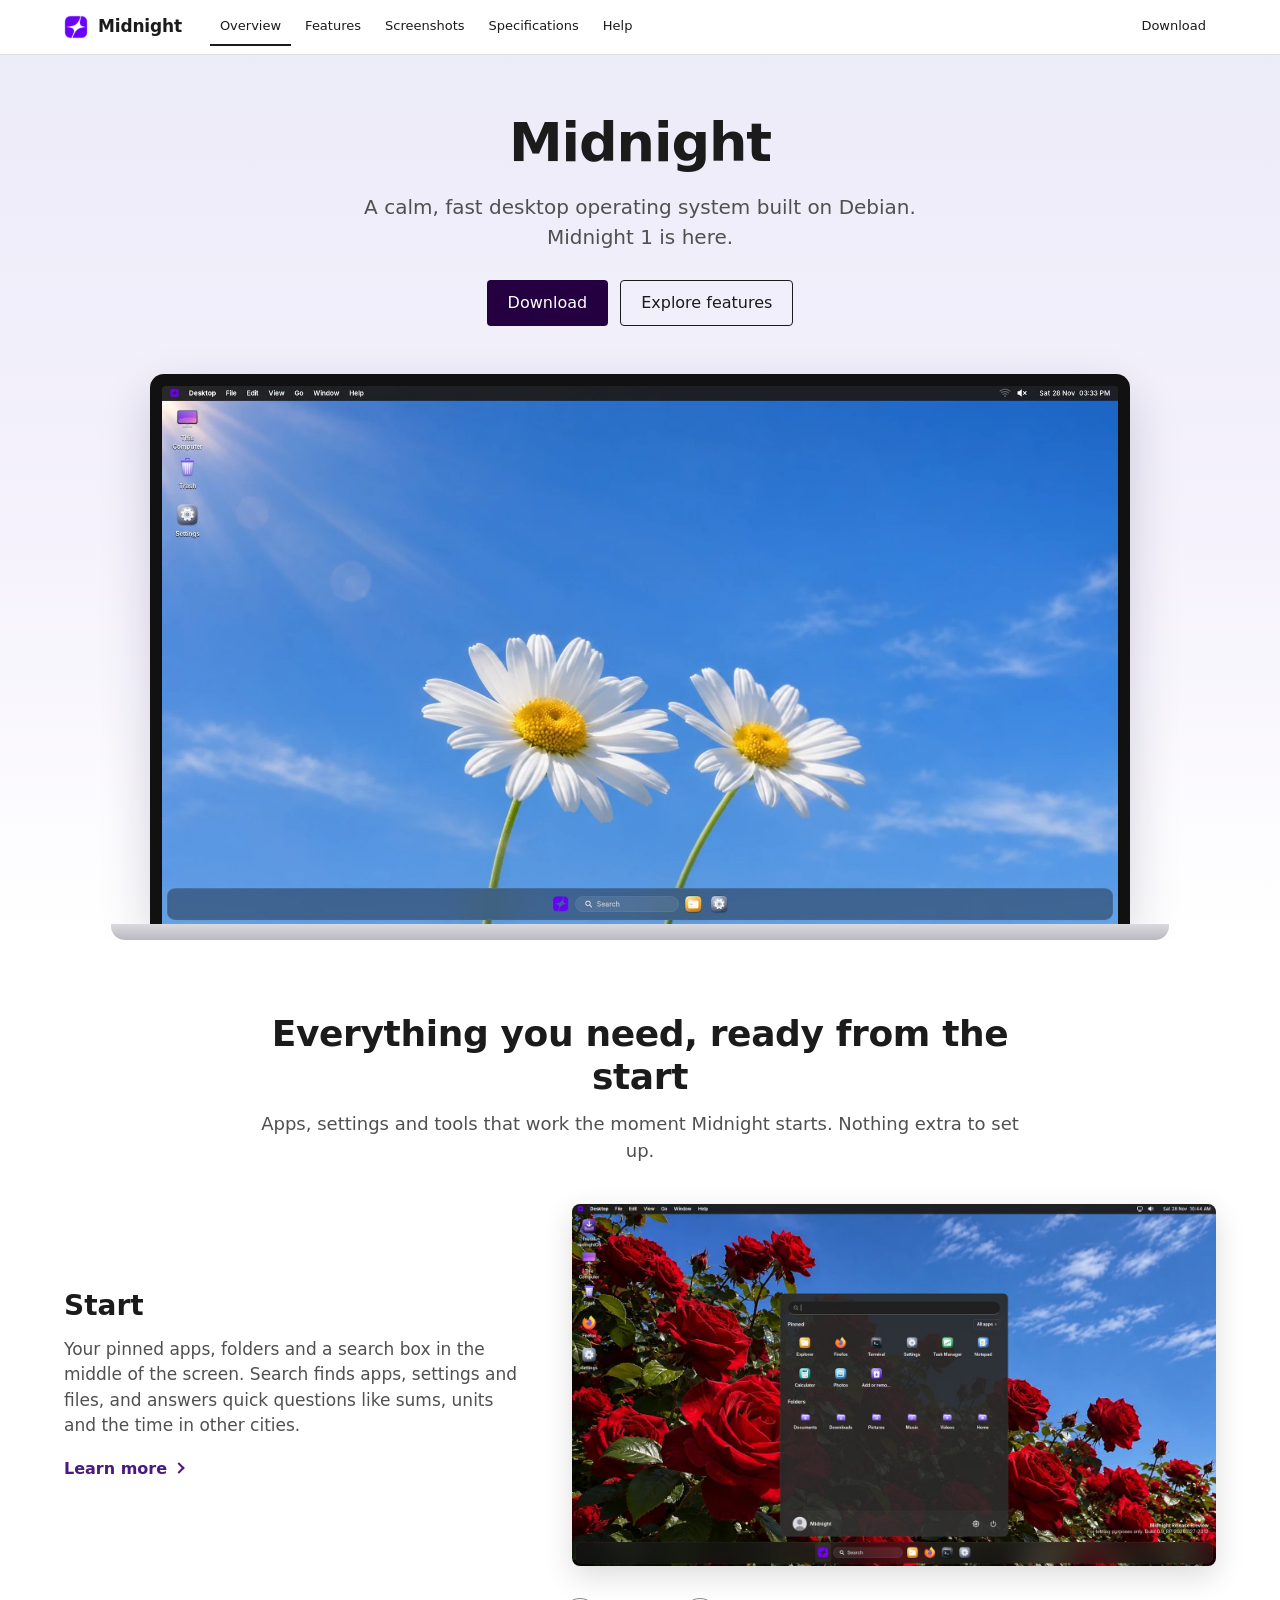
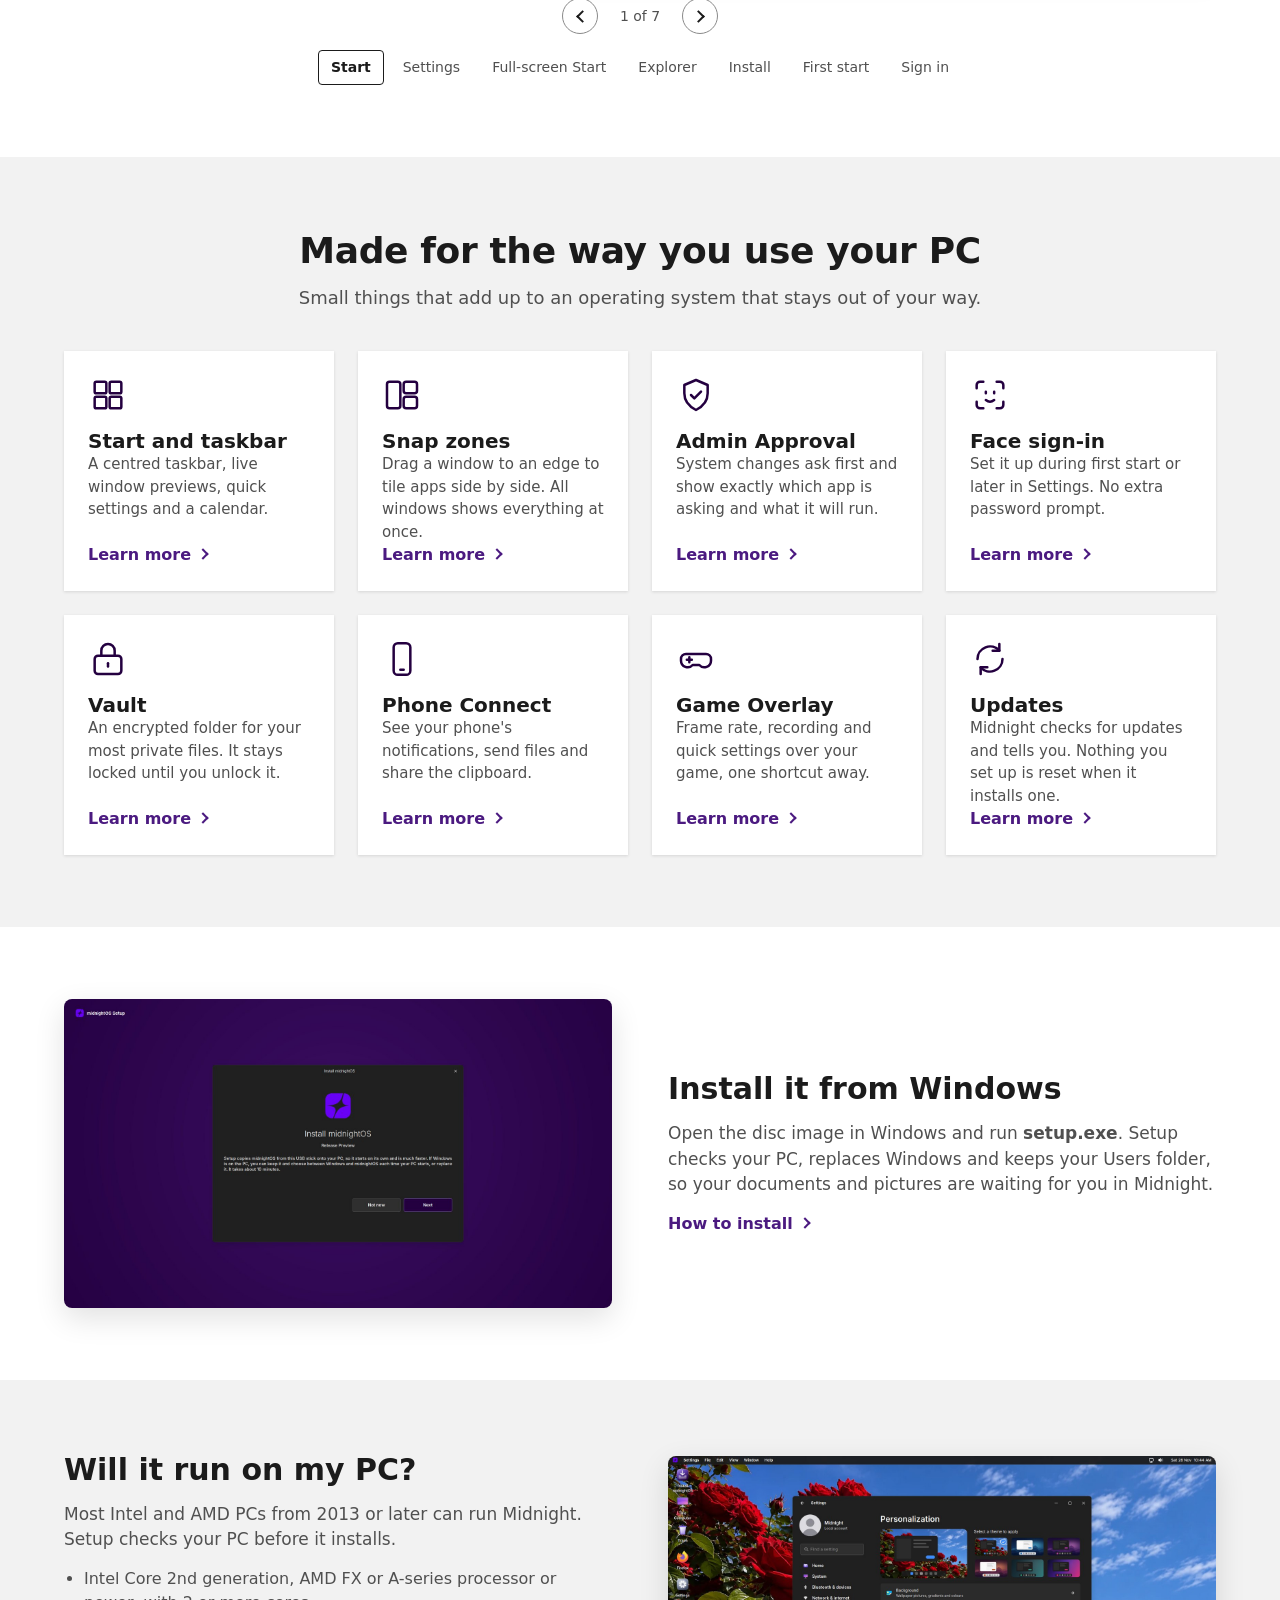
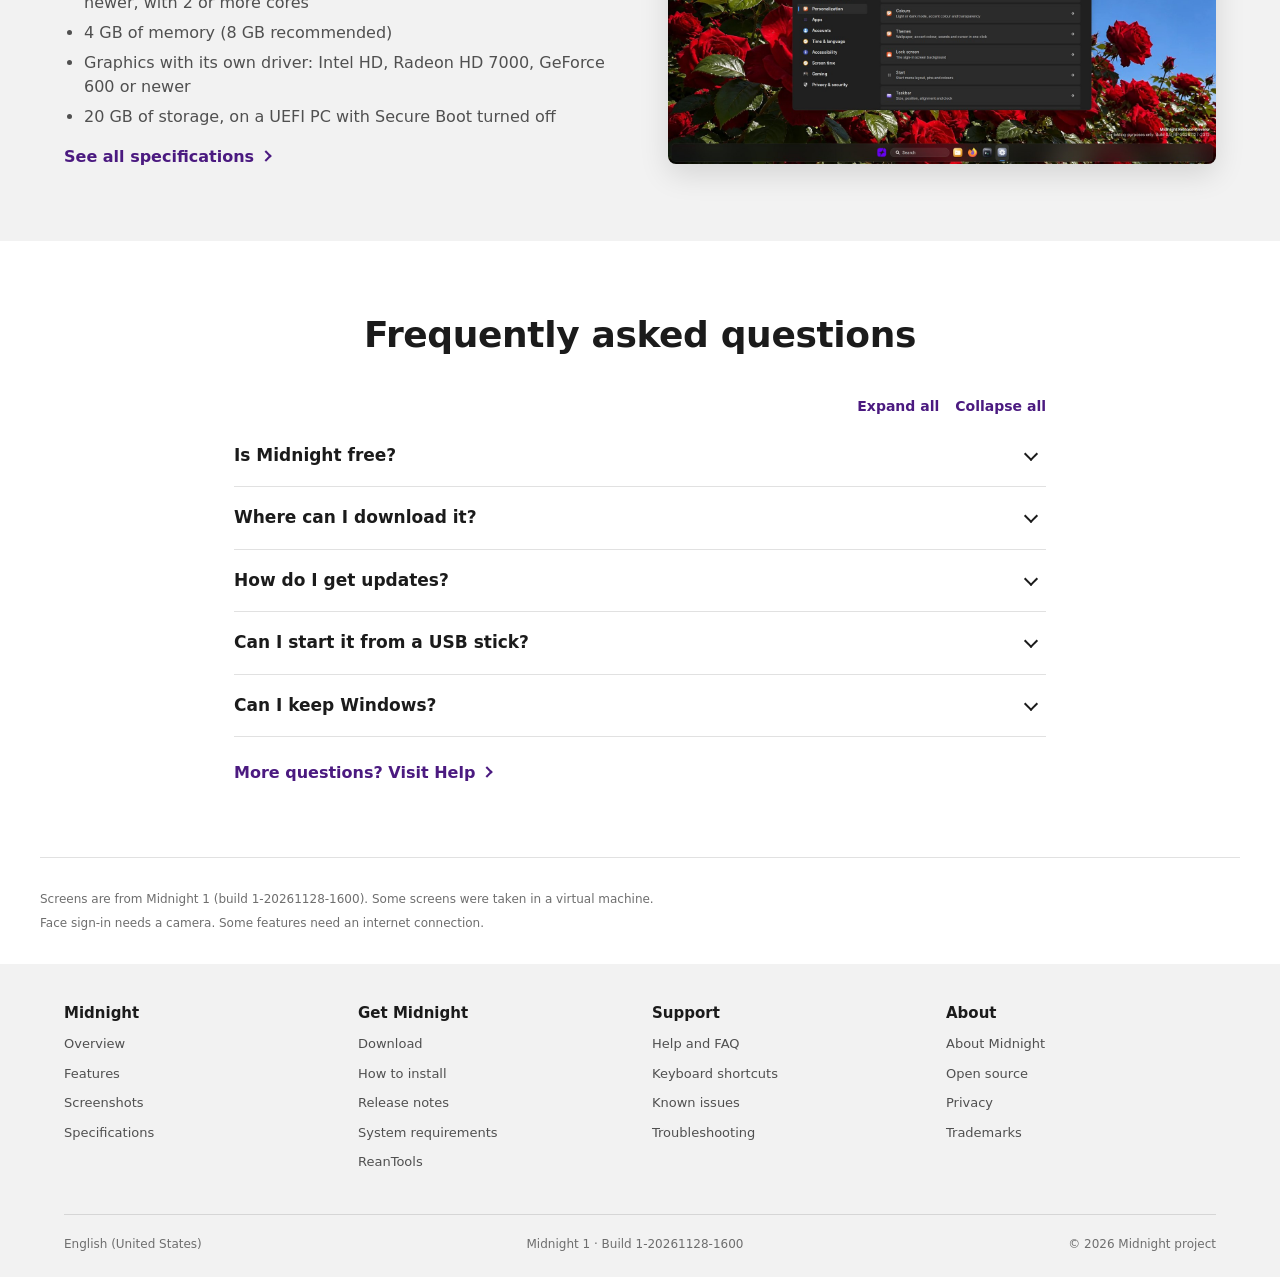
<file: index.html>
<!doctype html>
<html lang="en">
<head>
<meta charset="utf-8">
<meta name="viewport" content="width=device-width, initial-scale=1">
<title>Midnight</title>
<meta name="description" content="Midnight is a calm, fast desktop operating system built on Debian.">
<link rel="icon" type="image/png" href="assets/logo-64.png">
<link rel="stylesheet" href="assets/style.css">
</head>
<body>
<a class="skip" href="#main">Skip to main content</a>
<header class="site-header">
  <div class="container">
    <a class="brand" href="index.html"><img src="assets/logo-64.png" alt=""><b>Midnight</b></a>
    <button class="nav-toggle" aria-label="Menu" aria-expanded="false"><svg viewBox="0 0 24 24" fill="none" stroke="currentColor" stroke-width="2"><path d="M4 7h16M4 12h16M4 17h16"/></svg></button>
    <nav class="site-nav" aria-label="Midnight">
      <a href="index.html" aria-current="page">Overview</a>
      <a href="features.html">Features</a>
      <a href="screenshots.html">Screenshots</a>
      <a href="specs.html">Specifications</a>
      <a href="help.html">Help</a>
      <a class="push" href="download.html">Download</a>
    </nav>
  </div>
</header>
<main id="main">
<section class="hero">
  <div class="container">
    <h1>Midnight</h1>
    <p class="lead">A calm, fast desktop operating system built on Debian. Midnight 1 is here.</p>
    <div class="btn-row">
      <a class="btn btn-primary" href="download.html">Download</a>
      <a class="btn btn-outline" href="features.html">Explore features</a>
    </div>
    <div class="device"><div class="screen"><img src="assets/shots/desktop.jpg" alt="The Midnight desktop with the taskbar at the bottom" width="1600" height="900"></div><div class="base"></div></div>
  </div>
</section>

<section class="band">
  <div class="container" data-showcase>
    <div class="section-title"><h2>Everything you need, ready from the start</h2>
      <p>Apps, settings and tools that work the moment Midnight starts. Nothing extra to set up.</p></div>
      <div class="slide showcase">
        <div class="panel"><h3>Start</h3><p>Your pinned apps, folders and a search box in the middle of the screen. Search finds apps, settings and files, and answers quick questions like sums, units and the time in other cities.</p><a class="more" href="features.html#desktop">Learn more</a></div>
        <div class="shot"><img src="assets/shots/start.jpg" alt="Start in Midnight" width="1600" height="900"></div>
      </div>
      <div class="slide showcase" hidden>
        <div class="panel"><h3>Settings</h3><p>Everything is grouped by what you want to do: System, Devices, Network, Personalization, Apps, Accounts, Time, Accessibility, Gaming and Privacy.</p><a class="more" href="features.html#settings">Learn more</a></div>
        <div class="shot"><img src="assets/shots/settings.jpg" alt="Settings in Midnight" width="1600" height="900"></div>
      </div>
      <div class="slide showcase" hidden>
        <div class="panel"><h3>Full-screen Start</h3><p>Live tiles over a background drawn in your Start colour, with every app one click away.</p><a class="more" href="features.html#desktop">Learn more</a></div>
        <div class="shot"><img src="assets/shots/fullstart.jpg" alt="Full-screen Start in Midnight" width="1600" height="900"></div>
      </div>
      <div class="slide showcase" hidden>
        <div class="panel"><h3>Explorer</h3><p>Your files and folders with the new icon set, thumbnails, archives and ISO mounting.</p><a class="more" href="features.html#apps">Learn more</a></div>
        <div class="shot"><img src="assets/shots/explorer.jpg" alt="Explorer in Midnight" width="1600" height="900"></div>
      </div>
      <div class="slide showcase" hidden>
        <div class="panel"><h3>Install Midnight</h3><p>Start from a USB stick and install next to Windows, or open the disc image in Windows and run setup.exe to replace it and keep your files.</p><a class="more" href="install.html">Learn more</a></div>
        <div class="shot"><img src="assets/shots/setup.jpg" alt="Install Midnight in Midnight" width="1600" height="900"></div>
      </div>
      <div class="slide showcase" hidden>
        <div class="panel"><h3>First start</h3><p>After installing, a short setup gets your time zone, network, name, PIN, face sign-in and light or dark look ready.</p><a class="more" href="features.html#setup">Learn more</a></div>
        <div class="shot"><img src="assets/shots/oobe.jpg" alt="First start in Midnight" width="1600" height="900"></div>
      </div>
      <div class="slide showcase" hidden>
        <div class="panel"><h3>Sign in</h3><p>Sign in with a PIN, or just look at the screen when face sign-in is set up. Your face data stays on your PC.</p><a class="more" href="features.html#security">Learn more</a></div>
        <div class="shot"><img src="assets/shots/lock.jpg" alt="Sign in in Midnight" width="1600" height="900"></div>
      </div>
    <div class="showcase-controls"><button class="arrow prev" aria-label="Previous"></button><span class="count">1 of 7</span><button class="arrow next" aria-label="Next"></button></div>
    <div class="showcase-tabs" role="tablist"><button role="tab">Start</button><button role="tab">Settings</button><button role="tab">Full-screen Start</button><button role="tab">Explorer</button><button role="tab">Install</button><button role="tab">First start</button><button role="tab">Sign in</button></div>
  </div>
</section>

<section class="band grey">
  <div class="container">
    <div class="section-title"><h2>Made for the way you use your PC</h2>
      <p>Small things that add up to an operating system that stays out of your way.</p></div>
    <div class="cards four">
      <div class="card icon-card"><div class="ico"><svg viewBox="0 0 24 24" aria-hidden="true"><rect x="4" y="4" width="7" height="7" rx="1"/><rect x="13" y="4" width="7" height="7" rx="1"/><rect x="4" y="13" width="7" height="7" rx="1"/><rect x="13" y="13" width="7" height="7" rx="1"/></svg></div><h3>Start and taskbar</h3><p>A centred taskbar, live window previews, quick settings and a calendar.</p><a class="more" href="features.html#desktop">Learn more</a></div>
      <div class="card icon-card"><div class="ico"><svg viewBox="0 0 24 24" aria-hidden="true"><rect x="3" y="4" width="8" height="16" rx="1.5"/><rect x="13" y="4" width="8" height="7" rx="1.5"/><rect x="13" y="13" width="8" height="7" rx="1.5"/></svg></div><h3>Snap zones</h3><p>Drag a window to an edge to tile apps side by side. All windows shows everything at once.</p><a class="more" href="features.html#windows">Learn more</a></div>
      <div class="card icon-card"><div class="ico"><svg viewBox="0 0 24 24" aria-hidden="true"><path d="M12 3l7 3v5c0 4.5-3 8-7 10-4-2-7-5.5-7-10V6l7-3z"/><path d="M9 12l2 2 4-4"/></svg></div><h3>Admin Approval</h3><p>System changes ask first and show exactly which app is asking and what it will run.</p><a class="more" href="features.html#security">Learn more</a></div>
      <div class="card icon-card"><div class="ico"><svg viewBox="0 0 24 24" aria-hidden="true"><path d="M4 8V6a2 2 0 012-2h2M16 4h2a2 2 0 012 2v2M20 16v2a2 2 0 01-2 2h-2M8 20H6a2 2 0 01-2-2v-2"/><path d="M9.5 10v1M14.5 10v1M9.5 15c1.5 1.2 3.5 1.2 5 0"/></svg></div><h3>Face sign-in</h3><p>Set it up during first start or later in Settings. No extra password prompt.</p><a class="more" href="features.html#security">Learn more</a></div>
      <div class="card icon-card"><div class="ico"><svg viewBox="0 0 24 24" aria-hidden="true"><rect x="4" y="10" width="16" height="11" rx="2"/><path d="M8 10V7a4 4 0 018 0v3"/><path d="M12 14.5v2"/></svg></div><h3>Vault</h3><p>An encrypted folder for your most private files. It stays locked until you unlock it.</p><a class="more" href="features.html#security">Learn more</a></div>
      <div class="card icon-card"><div class="ico"><svg viewBox="0 0 24 24" aria-hidden="true"><rect x="7" y="2.5" width="10" height="19" rx="2.5"/><path d="M11 18.5h2"/></svg></div><h3>Phone Connect</h3><p>See your phone's notifications, send files and share the clipboard.</p><a class="more" href="features.html#more">Learn more</a></div>
      <div class="card icon-card"><div class="ico"><svg viewBox="0 0 24 24" aria-hidden="true"><path d="M6 9h12a3 3 0 013 3v1a4 4 0 01-7 2.6h-4A4 4 0 013 13v-1a3 3 0 013-3z"/><path d="M8 11v3M6.5 12.5h3"/></svg></div><h3>Game Overlay</h3><p>Frame rate, recording and quick settings over your game, one shortcut away.</p><a class="more" href="features.html#more">Learn more</a></div>
      <div class="card icon-card"><div class="ico"><svg viewBox="0 0 24 24" aria-hidden="true"><path d="M19.5 12a7.5 7.5 0 0 1-13.1 5"/><path d="M4.5 12a7.5 7.5 0 0 1 13.1-5"/><path d="M17.6 3v4h-4M6.4 21v-4h4"/></svg></div><h3>Updates</h3><p>Midnight checks for updates and tells you. Nothing you set up is reset when it installs one.</p><a class="more" href="features.html#updates">Learn more</a></div>
    </div>
  </div>
</section>

<section class="band">
  <div class="container">
    <div class="split">
      <div class="media"><img src="assets/shots/setup.jpg" alt="Install Midnight copying the system to the disk" width="1600" height="900" loading="lazy"></div>
      <div>
        <h2>Install it from Windows</h2>
        <p>Open the disc image in Windows and run <b>setup.exe</b>. Setup checks your PC, replaces Windows and keeps your Users folder, so your documents and pictures are waiting for you in Midnight.</p>
        <a class="more" href="install.html">How to install</a>
      </div>
    </div>
  </div>
</section>

<section class="band grey">
  <div class="container">
    <div class="split flip">
      <div class="media"><img src="assets/shots/settings.jpg" alt="Settings in Midnight" width="1600" height="900" loading="lazy"></div>
      <div>
        <h2>Will it run on my PC?</h2>
        <p>Most Intel and AMD PCs from 2013 or later can run Midnight. Setup checks your PC before it installs.</p>
        <ul>
          <li>Intel Core 2nd generation, AMD FX or A-series processor or newer, with 2 or more cores</li>
          <li>4 GB of memory (8 GB recommended)</li>
          <li>Graphics with its own driver: Intel HD, Radeon HD 7000, GeForce 600 or newer</li>
          <li>20 GB of storage, on a UEFI PC with Secure Boot turned off</li>
        </ul>
        <a class="more" href="specs.html">See all specifications</a>
      </div>
    </div>
  </div>
</section>

<section class="band">
  <div class="container narrow faq" data-faq>
    <div class="section-title"><h2>Frequently asked questions</h2></div>
    <div class="faq-tools"><button data-expand>Expand all</button><button data-collapse>Collapse all</button></div>
    <details><summary>Is Midnight free?</summary><div><p>Yes. Midnight is free to download and use, and it's built on free and open-source software.</p></div></details>
    <details><summary>Where can I download it?</summary><div><p>Midnight 1 is on the <a href="download.html">download page</a>.</p></div></details>
    <details><summary>How do I get updates?</summary><div><p>Midnight checks for updates when your PC starts and every 12 hours. When one is ready, an update icon appears on the top bar. Select it, then <b>Download</b>, then <b>Restart and update</b>. Your files, apps and settings stay as they are.</p></div></details>
    <details><summary>Can I start it from a USB stick?</summary><div><p>Yes. Write the disc image to a USB stick (Midnight Setup for Windows can do that for you), start your PC from it and select <b>Install Midnight</b> on the desktop. If Windows is on the PC you can keep it and pick Midnight or Windows each time your PC starts, sharing the space with a slider, or erase the whole disk. With BitLocker on, turn it off in Windows first if you want to keep Windows.</p></div></details>
    <details><summary>Can I keep Windows?</summary><div><p>Yes, if you install from a USB stick: choose to keep Windows and pick Midnight or Windows each time your PC starts. setup.exe, run from inside Windows, replaces Windows instead and keeps your C:\Users folder as <b>Windows files</b>.</p></div></details>
    <p style="margin-top:24px"><a class="more" href="help.html">More questions? Visit Help</a></p>
  </div>
</section>

<div class="container footnotes">
  <p>Screens are from Midnight 1 (build 1-20261128-1600). Some screens were taken in a virtual machine.</p>
  <p>Face sign-in needs a camera. Some features need an internet connection.</p>
</div>
</main>
<footer class="site-footer">
  <div class="container">
    <div class="foot-cols">
      <div><h4>Midnight</h4><ul>
        <li><a href="index.html">Overview</a></li><li><a href="features.html">Features</a></li>
        <li><a href="screenshots.html">Screenshots</a></li><li><a href="specs.html">Specifications</a></li></ul></div>
      <div><h4>Get Midnight</h4><ul>
        <li><a href="download.html">Download</a></li><li><a href="install.html">How to install</a></li>
        <li><a href="release-notes.html">Release notes</a></li><li><a href="specs.html#requirements">System requirements</a></li>
        <li><a href="reantools.html">ReanTools</a></li></ul></div>
      <div><h4>Support</h4><ul>
        <li><a href="help.html">Help and FAQ</a></li><li><a href="help.html#shortcuts">Keyboard shortcuts</a></li>
        <li><a href="release-notes.html#known-issues">Known issues</a></li><li><a href="install.html#trouble">Troubleshooting</a></li></ul></div>
      <div><h4>About</h4><ul>
        <li><a href="about.html">About Midnight</a></li><li><a href="about.html#open-source">Open source</a></li>
        <li><a href="about.html#privacy">Privacy</a></li><li><a href="about.html#trademarks">Trademarks</a></li></ul></div>
    </div>
    <div class="foot-bottom">
      <span>English (United States)</span>
      <span>Midnight 1 · Build 1-20261128-1600</span>
      <span>© 2026 Midnight project</span>
    </div>
  </div>
</footer>
<script src="assets/site.js"></script>
</body>
</html>
</file>
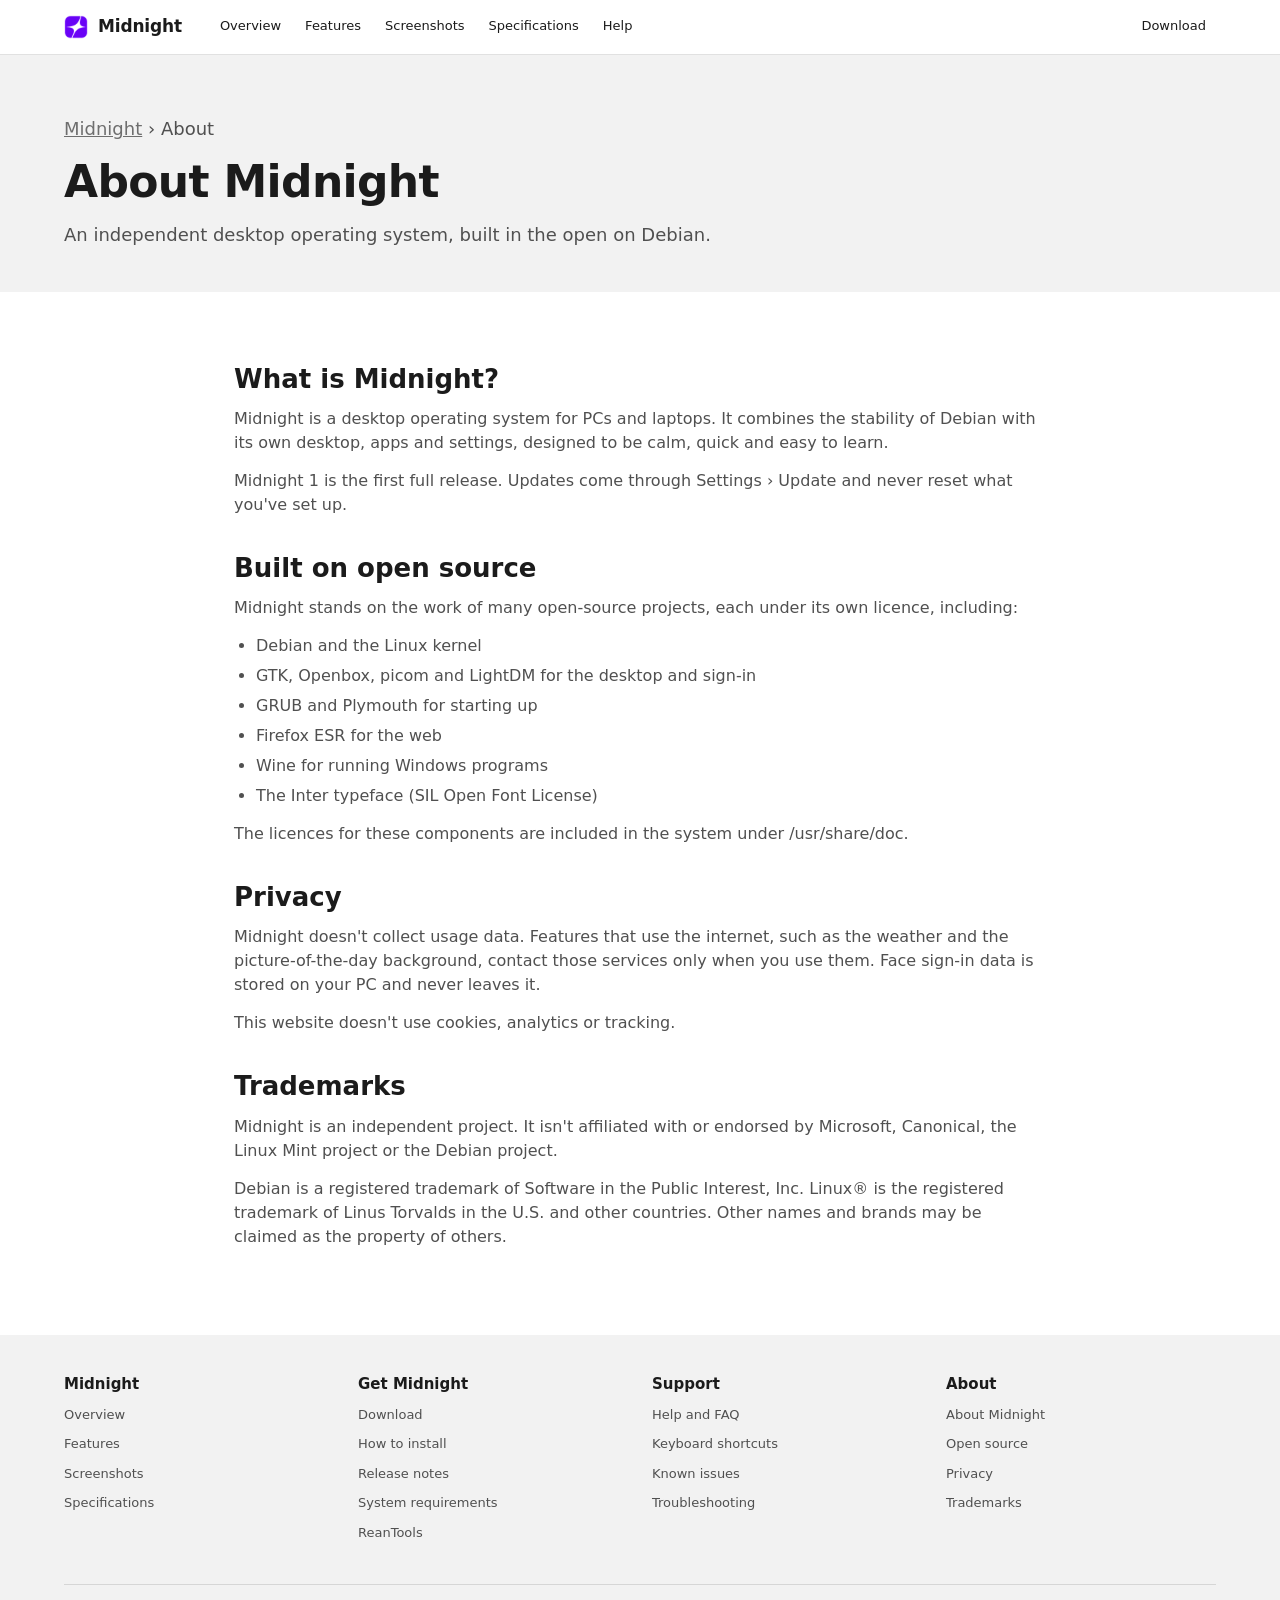
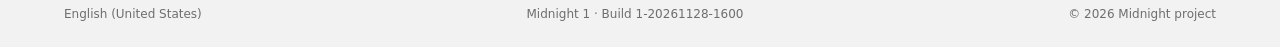
<file: about.html>
<!doctype html>
<html lang="en">
<head>
<meta charset="utf-8">
<meta name="viewport" content="width=device-width, initial-scale=1">
<title>About - Midnight</title>
<meta name="description" content="About Midnight, open-source credits, privacy and trademarks.">
<link rel="icon" type="image/png" href="assets/logo-64.png">
<link rel="stylesheet" href="assets/style.css">
</head>
<body>
<a class="skip" href="#main">Skip to main content</a>
<header class="site-header">
  <div class="container">
    <a class="brand" href="index.html"><img src="assets/logo-64.png" alt=""><b>Midnight</b></a>
    <button class="nav-toggle" aria-label="Menu" aria-expanded="false"><svg viewBox="0 0 24 24" fill="none" stroke="currentColor" stroke-width="2"><path d="M4 7h16M4 12h16M4 17h16"/></svg></button>
    <nav class="site-nav" aria-label="Midnight">
      <a href="index.html">Overview</a>
      <a href="features.html">Features</a>
      <a href="screenshots.html">Screenshots</a>
      <a href="specs.html">Specifications</a>
      <a href="help.html">Help</a>
      <a class="push" href="download.html">Download</a>
    </nav>
  </div>
</header>
<main id="main">
<section class="page-head"><div class="container"><p class="crumbs"><a href="index.html">Midnight</a> › About</p>
  <h1>About Midnight</h1>
  <p>An independent desktop operating system, built in the open on Debian.</p>
</div></section>
<section class="band">
  <div class="container narrow prose">
    <h2>What is Midnight?</h2>
    <p>Midnight is a desktop operating system for PCs and laptops. It combines the stability of Debian with its own desktop, apps and settings, designed to be calm, quick and easy to learn.</p>
    <p>Midnight 1 is the first full release. Updates come through Settings › Update and never reset what you've set up.</p>

    <h2 id="open-source">Built on open source</h2>
    <p>Midnight stands on the work of many open-source projects, each under its own licence, including:</p>
    <ul>
      <li>Debian and the Linux kernel</li>
      <li>GTK, Openbox, picom and LightDM for the desktop and sign-in</li>
      <li>GRUB and Plymouth for starting up</li>
      <li>Firefox ESR for the web</li>
      <li>Wine for running Windows programs</li>
      <li>The Inter typeface (SIL Open Font License)</li>
    </ul>
    <p>The licences for these components are included in the system under /usr/share/doc.</p>

    <h2 id="privacy">Privacy</h2>
    <p>Midnight doesn't collect usage data. Features that use the internet, such as the weather and the picture-of-the-day background, contact those services only when you use them. Face sign-in data is stored on your PC and never leaves it.</p>
    <p>This website doesn't use cookies, analytics or tracking.</p>

    <h2 id="trademarks">Trademarks</h2>
    <p>Midnight is an independent project. It isn't affiliated with or endorsed by Microsoft, Canonical, the Linux Mint project or the Debian project.</p>
    <p>Debian is a registered trademark of Software in the Public Interest, Inc. Linux® is the registered trademark of Linus Torvalds in the U.S. and other countries. Other names and brands may be claimed as the property of others.</p>
  </div>
</section>
</main>
<footer class="site-footer">
  <div class="container">
    <div class="foot-cols">
      <div><h4>Midnight</h4><ul>
        <li><a href="index.html">Overview</a></li><li><a href="features.html">Features</a></li>
        <li><a href="screenshots.html">Screenshots</a></li><li><a href="specs.html">Specifications</a></li></ul></div>
      <div><h4>Get Midnight</h4><ul>
        <li><a href="download.html">Download</a></li><li><a href="install.html">How to install</a></li>
        <li><a href="release-notes.html">Release notes</a></li><li><a href="specs.html#requirements">System requirements</a></li>
        <li><a href="reantools.html">ReanTools</a></li></ul></div>
      <div><h4>Support</h4><ul>
        <li><a href="help.html">Help and FAQ</a></li><li><a href="help.html#shortcuts">Keyboard shortcuts</a></li>
        <li><a href="release-notes.html#known-issues">Known issues</a></li><li><a href="install.html#trouble">Troubleshooting</a></li></ul></div>
      <div><h4>About</h4><ul>
        <li><a href="about.html">About Midnight</a></li><li><a href="about.html#open-source">Open source</a></li>
        <li><a href="about.html#privacy">Privacy</a></li><li><a href="about.html#trademarks">Trademarks</a></li></ul></div>
    </div>
    <div class="foot-bottom">
      <span>English (United States)</span>
      <span>Midnight 1 · Build 1-20261128-1600</span>
      <span>© 2026 Midnight project</span>
    </div>
  </div>
</footer>
<script src="assets/site.js"></script>
</body>
</html>
</file>
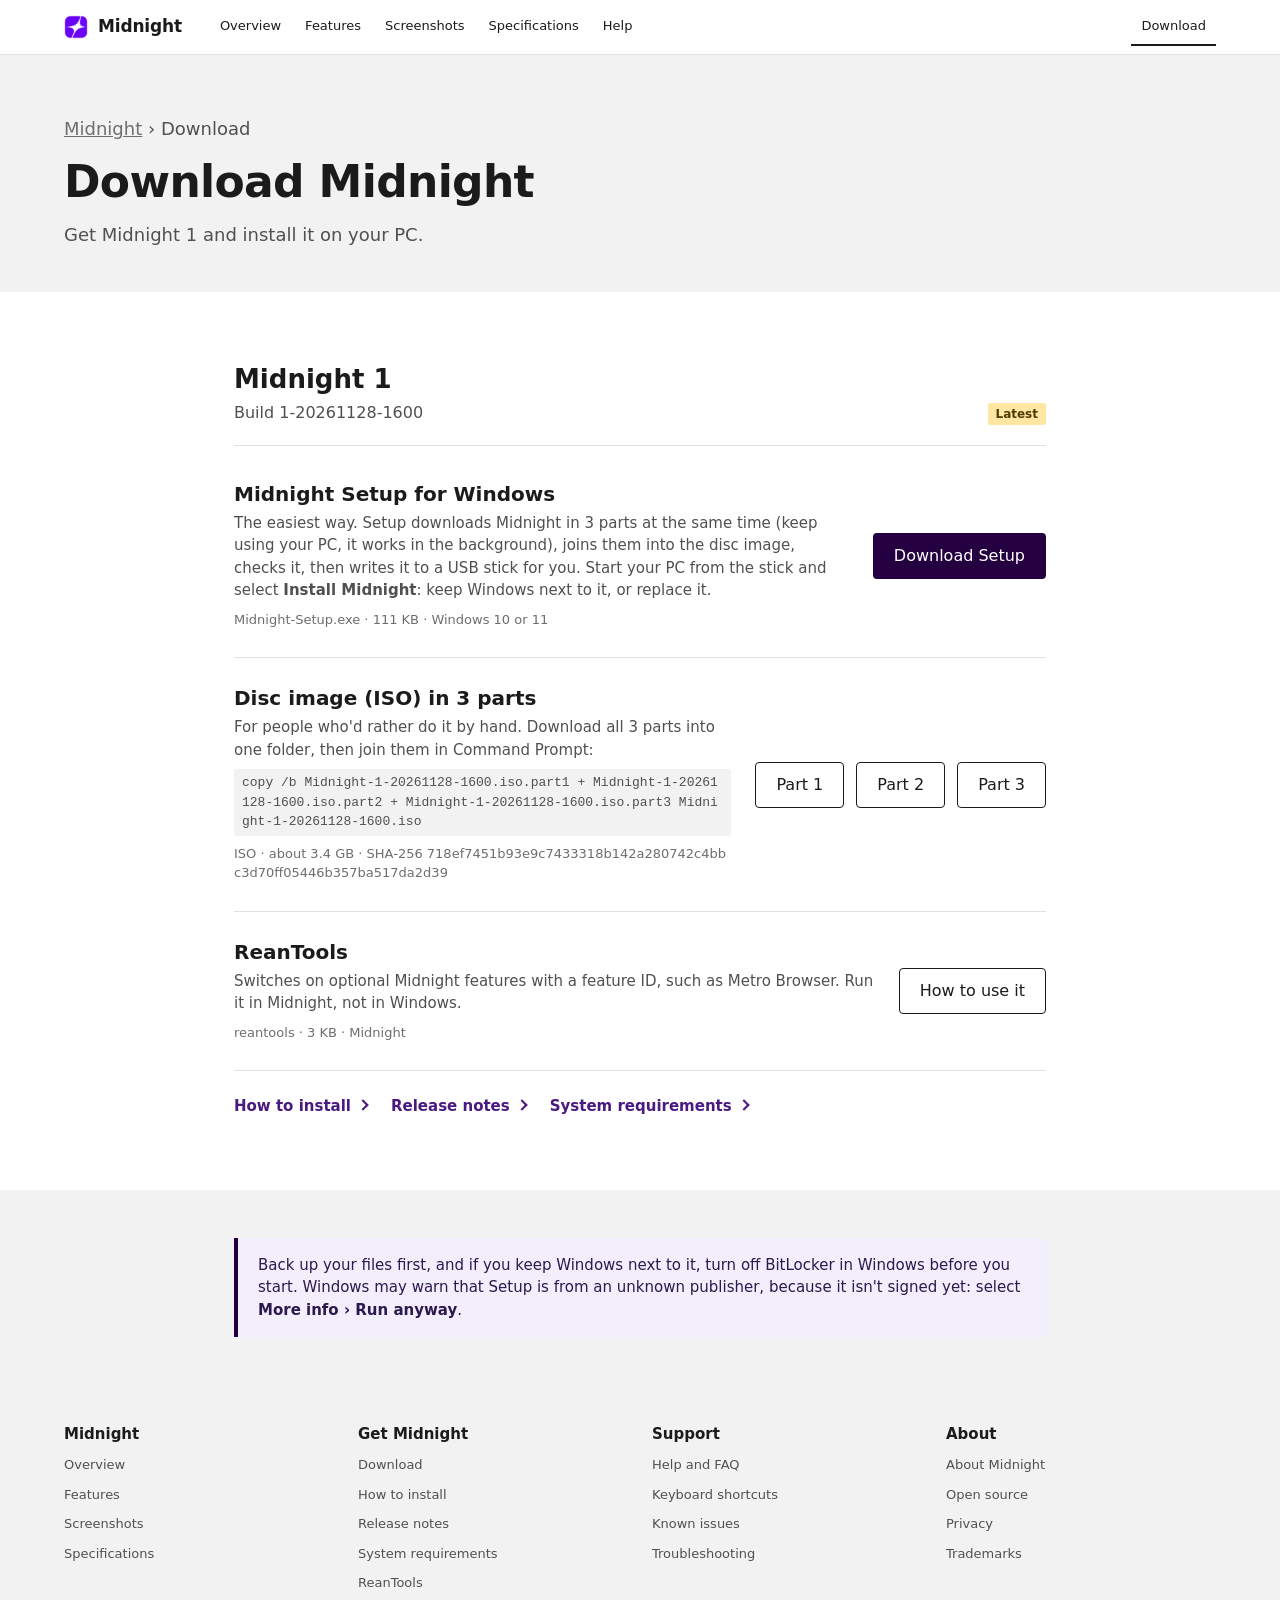
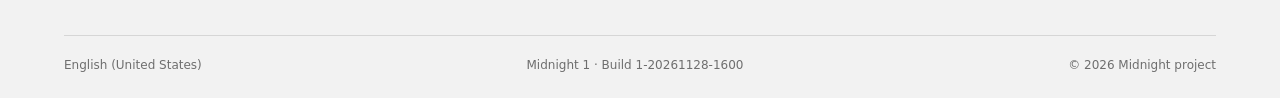
<file: download.html>
<!doctype html>
<html lang="en">
<head>
<meta charset="utf-8">
<meta name="viewport" content="width=device-width, initial-scale=1">
<title>Download - Midnight</title>
<meta name="description" content="Download Midnight.">
<link rel="icon" type="image/png" href="assets/logo-64.png">
<link rel="stylesheet" href="assets/style.css">
</head>
<body>
<a class="skip" href="#main">Skip to main content</a>
<header class="site-header">
  <div class="container">
    <a class="brand" href="index.html"><img src="assets/logo-64.png" alt=""><b>Midnight</b></a>
    <button class="nav-toggle" aria-label="Menu" aria-expanded="false"><svg viewBox="0 0 24 24" fill="none" stroke="currentColor" stroke-width="2"><path d="M4 7h16M4 12h16M4 17h16"/></svg></button>
    <nav class="site-nav" aria-label="Midnight">
      <a href="index.html">Overview</a>
      <a href="features.html">Features</a>
      <a href="screenshots.html">Screenshots</a>
      <a href="specs.html">Specifications</a>
      <a href="help.html">Help</a>
      <a class="push" href="download.html" aria-current="page">Download</a>
    </nav>
  </div>
</header>
<main id="main">
<section class="page-head"><div class="container"><p class="crumbs"><a href="index.html">Midnight</a> › Download</p>
  <h1>Download Midnight</h1>
  <p>Get Midnight 1 and install it on your PC.</p>
</div></section>
<section class="band">
  <div class="container narrow">
    <div class="release-head">
      <div><h2>Midnight 1</h2><p>Build 1-20261128-1600</p></div>
      <span class="tag">Latest</span>
    </div>
    <div class="dl-row">
      <div><h3>Midnight Setup for Windows</h3><p>The easiest way. Setup downloads Midnight in 3 parts at the same time (keep using your PC, it works in the background), joins them into the disc image, checks it, then writes it to a USB stick for you. Start your PC from the stick and select <b>Install Midnight</b>: keep Windows next to it, or replace it.</p><p class="meta">Midnight-Setup.exe · 111 KB · Windows 10 or 11</p></div>
      <a class="btn btn-primary" href="downloads/Midnight-Setup.exe" download>Download Setup</a>
    </div>
    <div class="dl-row">
      <div><h3>Disc image (ISO) in 3 parts</h3><p>For people who'd rather do it by hand. Download all 3 parts into one folder, then join them in Command Prompt:</p>
        <p><code>copy /b Midnight-1-20261128-1600.iso.part1 + Midnight-1-20261128-1600.iso.part2 + Midnight-1-20261128-1600.iso.part3 Midnight-1-20261128-1600.iso</code></p>
        <p class="meta">ISO · about 3.4 GB · SHA-256 718ef7451b93e9c7433318b142a280742c4bbc3d70ff05446b357ba517da2d39</p></div>
      <div class="btn-row">
        <a class="btn btn-outline" href="https://github.com/KEPT-KELVE/Midnight/releases/download/v1.0/Midnight-1-20261128-1600.iso.part1">Part 1</a>
        <a class="btn btn-outline" href="https://github.com/KEPT-KELVE/Midnight/releases/download/v1.0/Midnight-1-20261128-1600.iso.part2">Part 2</a>
        <a class="btn btn-outline" href="https://github.com/KEPT-KELVE/Midnight/releases/download/v1.0/Midnight-1-20261128-1600.iso.part3">Part 3</a>
      </div>
    </div>
    <div class="dl-row">
      <div><h3>ReanTools</h3><p>Switches on optional Midnight features with a feature ID, such as Metro Browser. Run it in Midnight, not in Windows.</p><p class="meta">reantools · 3 KB · Midnight</p></div>
      <a class="btn btn-outline" href="reantools.html">How to use it</a>
    </div>
    <div class="dl-links">
      <a class="more" href="install.html">How to install</a>
      <a class="more" href="release-notes.html">Release notes</a>
      <a class="more" href="specs.html#requirements">System requirements</a>
    </div>
  </div>
</section>
<section class="band grey tight">
  <div class="container narrow">
    <p class="notice info">Back up your files first, and if you keep Windows next to it, turn off BitLocker in Windows before you start. Windows may warn that Setup is from an unknown publisher, because it isn't signed yet: select <b>More info › Run anyway</b>.</p>
  </div>
</section>
</main>
<footer class="site-footer">
  <div class="container">
    <div class="foot-cols">
      <div><h4>Midnight</h4><ul>
        <li><a href="index.html">Overview</a></li><li><a href="features.html">Features</a></li>
        <li><a href="screenshots.html">Screenshots</a></li><li><a href="specs.html">Specifications</a></li></ul></div>
      <div><h4>Get Midnight</h4><ul>
        <li><a href="download.html">Download</a></li><li><a href="install.html">How to install</a></li>
        <li><a href="release-notes.html">Release notes</a></li><li><a href="specs.html#requirements">System requirements</a></li>
        <li><a href="reantools.html">ReanTools</a></li></ul></div>
      <div><h4>Support</h4><ul>
        <li><a href="help.html">Help and FAQ</a></li><li><a href="help.html#shortcuts">Keyboard shortcuts</a></li>
        <li><a href="release-notes.html#known-issues">Known issues</a></li><li><a href="install.html#trouble">Troubleshooting</a></li></ul></div>
      <div><h4>About</h4><ul>
        <li><a href="about.html">About Midnight</a></li><li><a href="about.html#open-source">Open source</a></li>
        <li><a href="about.html#privacy">Privacy</a></li><li><a href="about.html#trademarks">Trademarks</a></li></ul></div>
    </div>
    <div class="foot-bottom">
      <span>English (United States)</span>
      <span>Midnight 1 · Build 1-20261128-1600</span>
      <span>© 2026 Midnight project</span>
    </div>
  </div>
</footer>
<script src="assets/site.js"></script>
</body>
</html>
</file>
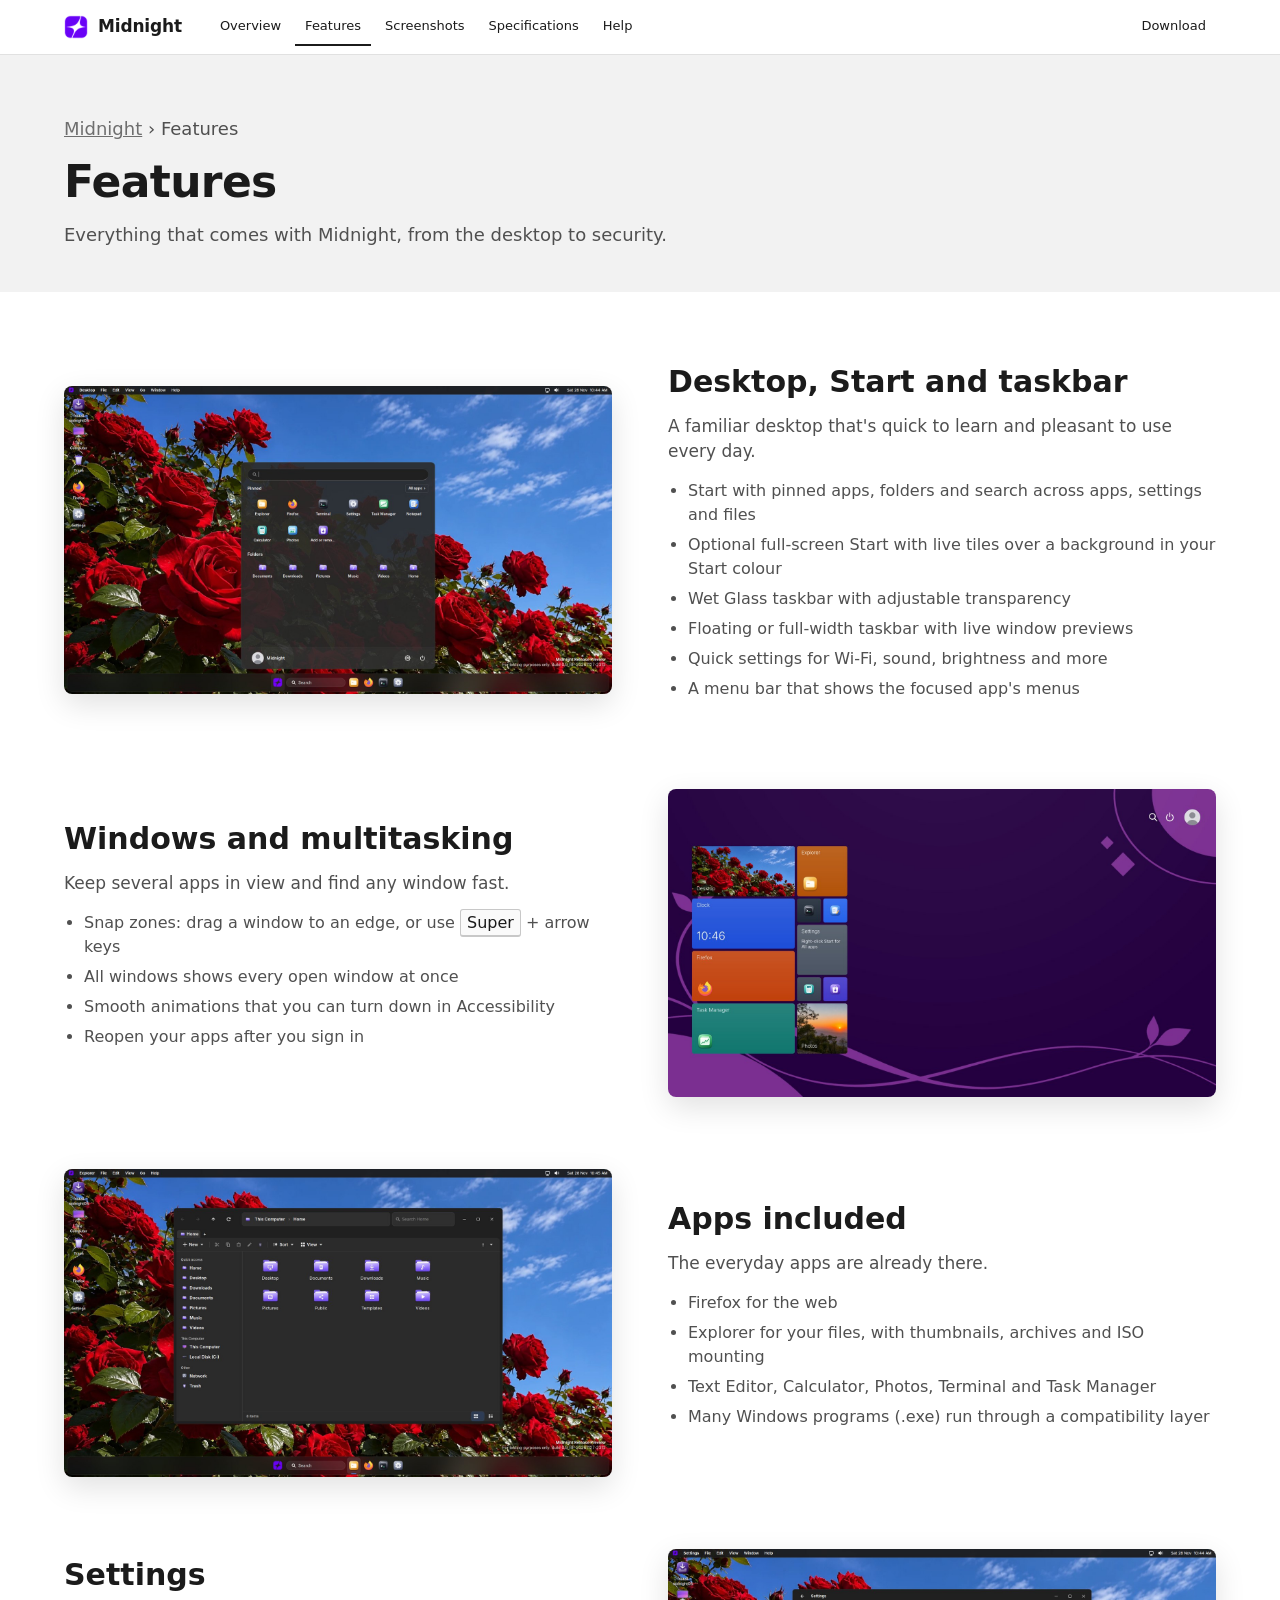
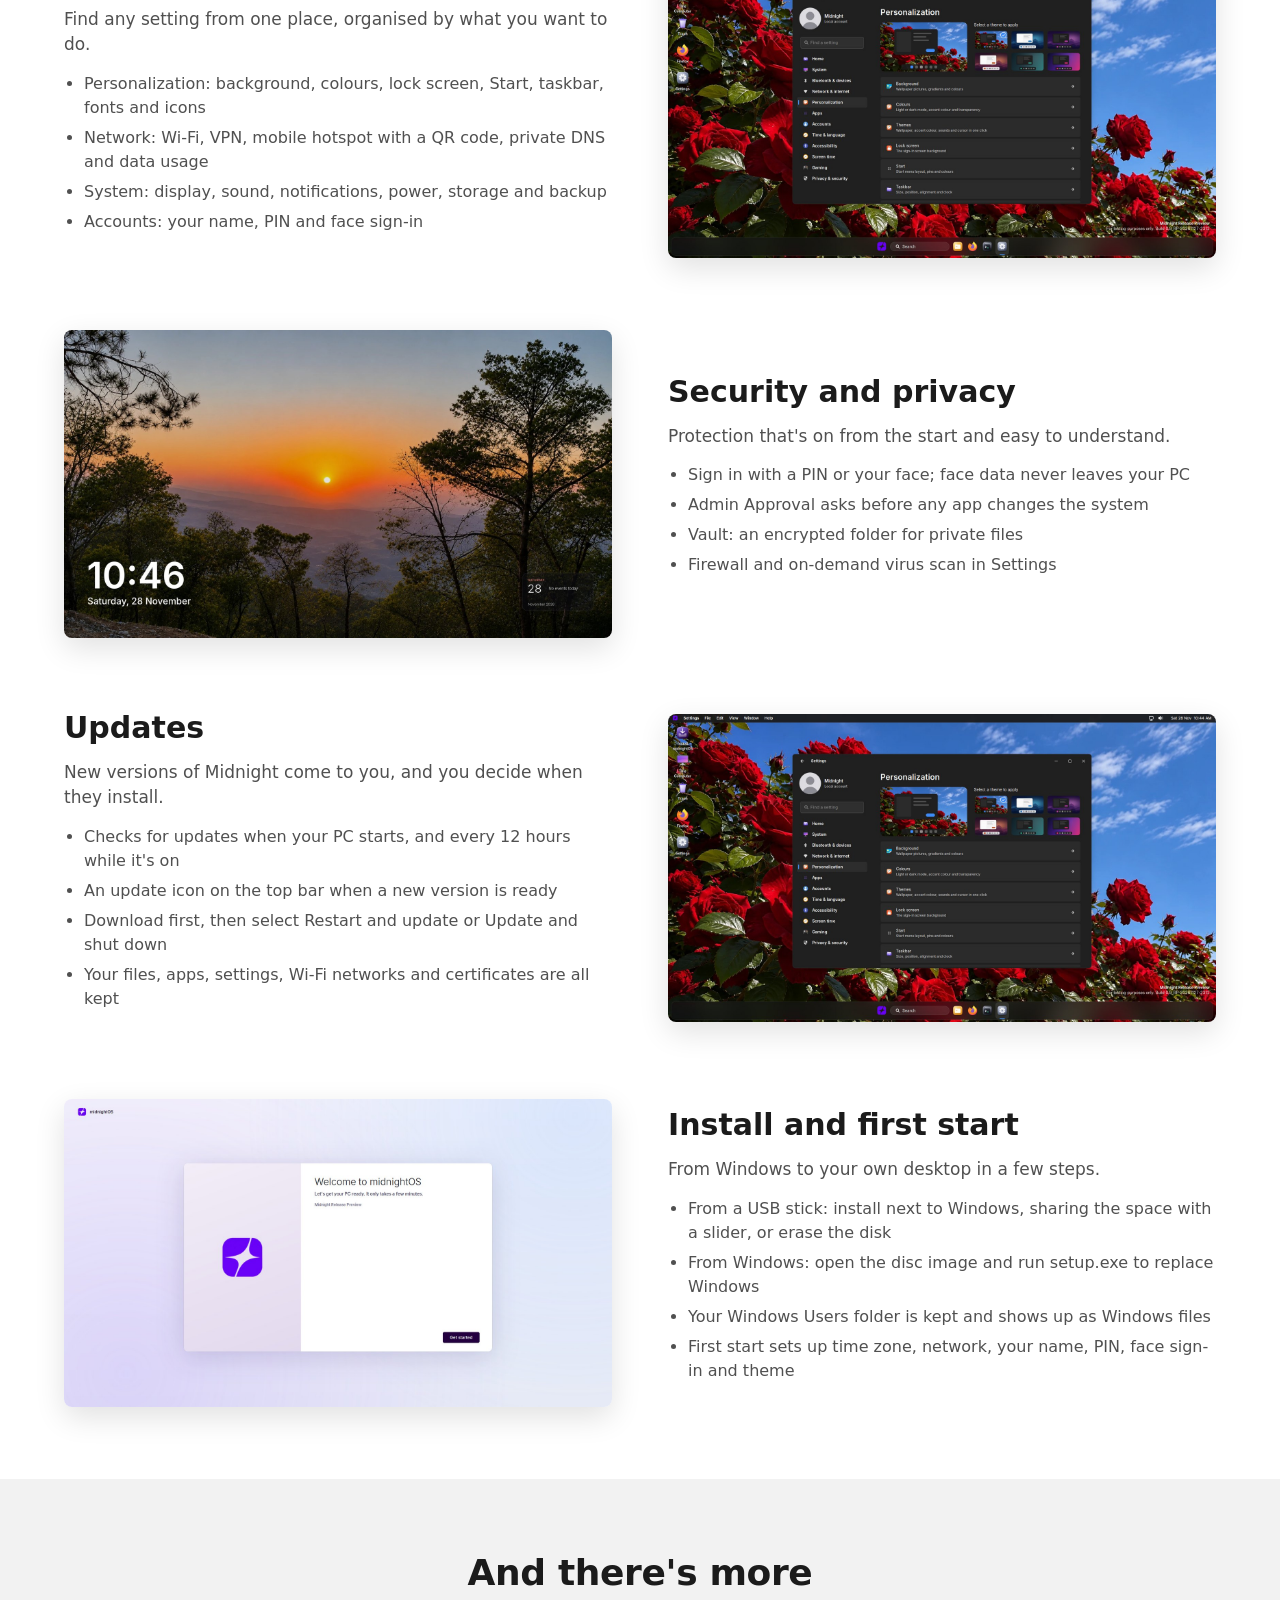
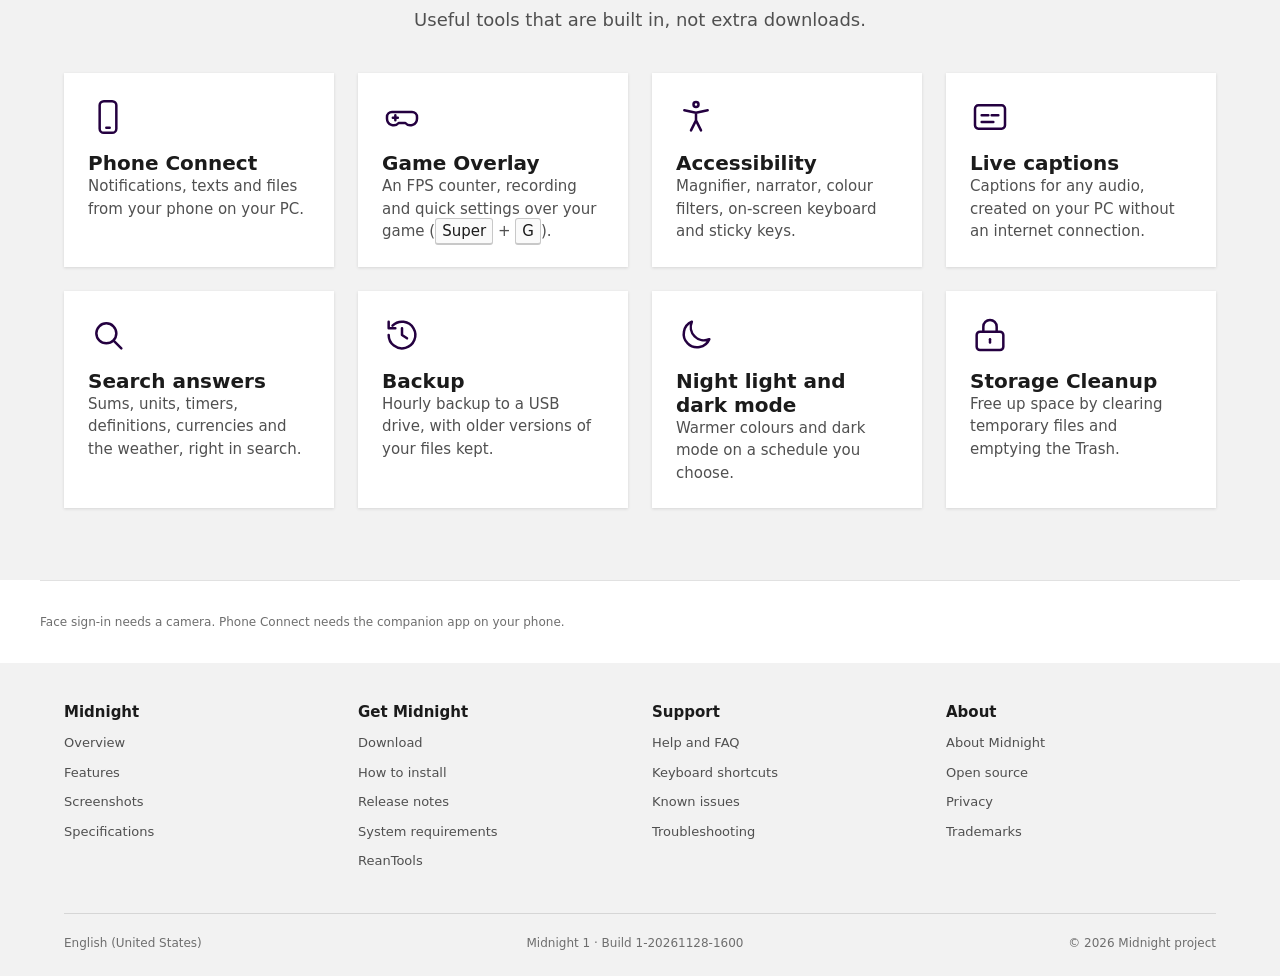
<file: features.html>
<!doctype html>
<html lang="en">
<head>
<meta charset="utf-8">
<meta name="viewport" content="width=device-width, initial-scale=1">
<title>Features - Midnight</title>
<meta name="description" content="Features of Midnight: desktop, apps, Settings, security and more.">
<link rel="icon" type="image/png" href="assets/logo-64.png">
<link rel="stylesheet" href="assets/style.css">
</head>
<body>
<a class="skip" href="#main">Skip to main content</a>
<header class="site-header">
  <div class="container">
    <a class="brand" href="index.html"><img src="assets/logo-64.png" alt=""><b>Midnight</b></a>
    <button class="nav-toggle" aria-label="Menu" aria-expanded="false"><svg viewBox="0 0 24 24" fill="none" stroke="currentColor" stroke-width="2"><path d="M4 7h16M4 12h16M4 17h16"/></svg></button>
    <nav class="site-nav" aria-label="Midnight">
      <a href="index.html">Overview</a>
      <a href="features.html" aria-current="page">Features</a>
      <a href="screenshots.html">Screenshots</a>
      <a href="specs.html">Specifications</a>
      <a href="help.html">Help</a>
      <a class="push" href="download.html">Download</a>
    </nav>
  </div>
</header>
<main id="main">
<section class="page-head"><div class="container"><p class="crumbs"><a href="index.html">Midnight</a> › Features</p>
  <h1>Features</h1>
  <p>Everything that comes with Midnight, from the desktop to security.</p>
</div></section>
<section class="band">
  <div class="container">
    <div class="split" id="desktop">
      <div class="media"><img src="assets/shots/start.jpg" alt="Desktop, Start and taskbar" width="1600" height="900" loading="lazy"></div>
      <div><h2>Desktop, Start and taskbar</h2><p>A familiar desktop that's quick to learn and pleasant to use every day.</p><ul><li>Start with pinned apps, folders and search across apps, settings and files</li><li>Optional full-screen Start with live tiles over a background in your Start colour</li><li>Wet Glass taskbar with adjustable transparency</li><li>Floating or full-width taskbar with live window previews</li><li>Quick settings for Wi-Fi, sound, brightness and more</li><li>A menu bar that shows the focused app's menus</li></ul></div>
    </div>
    <div class="split flip" id="windows">
      <div class="media"><img src="assets/shots/fullstart.jpg" alt="Windows and multitasking" width="1600" height="900" loading="lazy"></div>
      <div><h2>Windows and multitasking</h2><p>Keep several apps in view and find any window fast.</p><ul><li>Snap zones: drag a window to an edge, or use <kbd>Super</kbd> + arrow keys</li><li>All windows shows every open window at once</li><li>Smooth animations that you can turn down in Accessibility</li><li>Reopen your apps after you sign in</li></ul></div>
    </div>
    <div class="split" id="apps">
      <div class="media"><img src="assets/shots/explorer.jpg" alt="Apps included" width="1600" height="900" loading="lazy"></div>
      <div><h2>Apps included</h2><p>The everyday apps are already there.</p><ul><li>Firefox for the web</li><li>Explorer for your files, with thumbnails, archives and ISO mounting</li><li>Text Editor, Calculator, Photos, Terminal and Task Manager</li><li>Many Windows programs (.exe) run through a compatibility layer</li></ul></div>
    </div>
    <div class="split flip" id="settings">
      <div class="media"><img src="assets/shots/settings.jpg" alt="Settings" width="1600" height="900" loading="lazy"></div>
      <div><h2>Settings</h2><p>Find any setting from one place, organised by what you want to do.</p><ul><li>Personalization: background, colours, lock screen, Start, taskbar, fonts and icons</li><li>Network: Wi-Fi, VPN, mobile hotspot with a QR code, private DNS and data usage</li><li>System: display, sound, notifications, power, storage and backup</li><li>Accounts: your name, PIN and face sign-in</li></ul></div>
    </div>
    <div class="split" id="security">
      <div class="media"><img src="assets/shots/lock.jpg" alt="Security and privacy" width="1600" height="900" loading="lazy"></div>
      <div><h2>Security and privacy</h2><p>Protection that's on from the start and easy to understand.</p><ul><li>Sign in with a PIN or your face; face data never leaves your PC</li><li>Admin Approval asks before any app changes the system</li><li>Vault: an encrypted folder for private files</li><li>Firewall and on-demand virus scan in Settings</li></ul></div>
    </div>
    <div class="split flip" id="updates">
      <div class="media"><img src="assets/shots/settings.jpg" alt="Updates" width="1600" height="900" loading="lazy"></div>
      <div><h2>Updates</h2><p>New versions of Midnight come to you, and you decide when they install.</p><ul><li>Checks for updates when your PC starts, and every 12 hours while it's on</li><li>An update icon on the top bar when a new version is ready</li><li>Download first, then select Restart and update or Update and shut down</li><li>Your files, apps, settings, Wi-Fi networks and certificates are all kept</li></ul></div>
    </div>
    <div class="split" id="setup">
      <div class="media"><img src="assets/shots/oobe.jpg" alt="Install and first start" width="1600" height="900" loading="lazy"></div>
      <div><h2>Install and first start</h2><p>From Windows to your own desktop in a few steps.</p><ul><li>From a USB stick: install next to Windows, sharing the space with a slider, or erase the disk</li><li>From Windows: open the disc image and run setup.exe to replace Windows</li><li>Your Windows Users folder is kept and shows up as Windows files</li><li>First start sets up time zone, network, your name, PIN, face sign-in and theme</li></ul></div>
    </div>
  </div>
</section>
<section class="band grey" id="more">
  <div class="container">
    <div class="section-title"><h2>And there's more</h2><p>Useful tools that are built in, not extra downloads.</p></div>
    <div class="cards four">
      <div class="card icon-card"><div class="ico"><svg viewBox="0 0 24 24" aria-hidden="true"><rect x="7" y="2.5" width="10" height="19" rx="2.5"/><path d="M11 18.5h2"/></svg></div><h3>Phone Connect</h3><p>Notifications, texts and files from your phone on your PC.</p></div>
      <div class="card icon-card"><div class="ico"><svg viewBox="0 0 24 24" aria-hidden="true"><path d="M6 9h12a3 3 0 013 3v1a4 4 0 01-7 2.6h-4A4 4 0 013 13v-1a3 3 0 013-3z"/><path d="M8 11v3M6.5 12.5h3"/></svg></div><h3>Game Overlay</h3><p>An FPS counter, recording and quick settings over your game (<kbd>Super</kbd> + <kbd>G</kbd>).</p></div>
      <div class="card icon-card"><div class="ico"><svg viewBox="0 0 24 24" aria-hidden="true"><circle cx="12" cy="4.5" r="1.5"/><path d="M5 8l7 1.5L19 8M12 9.5V14l-3 6M12 14l3 6"/></svg></div><h3>Accessibility</h3><p>Magnifier, narrator, colour filters, on-screen keyboard and sticky keys.</p></div>
      <div class="card icon-card"><div class="ico"><svg viewBox="0 0 24 24" aria-hidden="true"><rect x="3" y="5" width="18" height="14" rx="2"/><path d="M7 11h4M13 11h4M7 15h7"/></svg></div><h3>Live captions</h3><p>Captions for any audio, created on your PC without an internet connection.</p></div>
      <div class="card icon-card"><div class="ico"><svg viewBox="0 0 24 24" aria-hidden="true"><circle cx="11" cy="11" r="6"/><path d="M20 20l-4.5-4.5"/></svg></div><h3>Search answers</h3><p>Sums, units, timers, definitions, currencies and the weather, right in search.</p></div>
      <div class="card icon-card"><div class="ico"><svg viewBox="0 0 24 24" aria-hidden="true"><path d="M4 12a8 8 0 1 0 2.3-5.6"/><path d="M4 4v4h4"/><path d="M12 8v4l3 2"/></svg></div><h3>Backup</h3><p>Hourly backup to a USB drive, with older versions of your files kept.</p></div>
      <div class="card icon-card"><div class="ico"><svg viewBox="0 0 24 24" aria-hidden="true"><path d="M20 14.5A8 8 0 0 1 9.5 4 8 8 0 1 0 20 14.5z"/></svg></div><h3>Night light and dark mode</h3><p>Warmer colours and dark mode on a schedule you choose.</p></div>
      <div class="card icon-card"><div class="ico"><svg viewBox="0 0 24 24" aria-hidden="true"><rect x="4" y="10" width="16" height="11" rx="2"/><path d="M8 10V7a4 4 0 018 0v3"/><path d="M12 14.5v2"/></svg></div><h3>Storage Cleanup</h3><p>Free up space by clearing temporary files and emptying the Trash.</p></div>
    </div>
  </div>
</section>
<div class="container footnotes"><p>Face sign-in needs a camera. Phone Connect needs the companion app on your phone.</p></div>
</main>
<footer class="site-footer">
  <div class="container">
    <div class="foot-cols">
      <div><h4>Midnight</h4><ul>
        <li><a href="index.html">Overview</a></li><li><a href="features.html">Features</a></li>
        <li><a href="screenshots.html">Screenshots</a></li><li><a href="specs.html">Specifications</a></li></ul></div>
      <div><h4>Get Midnight</h4><ul>
        <li><a href="download.html">Download</a></li><li><a href="install.html">How to install</a></li>
        <li><a href="release-notes.html">Release notes</a></li><li><a href="specs.html#requirements">System requirements</a></li>
        <li><a href="reantools.html">ReanTools</a></li></ul></div>
      <div><h4>Support</h4><ul>
        <li><a href="help.html">Help and FAQ</a></li><li><a href="help.html#shortcuts">Keyboard shortcuts</a></li>
        <li><a href="release-notes.html#known-issues">Known issues</a></li><li><a href="install.html#trouble">Troubleshooting</a></li></ul></div>
      <div><h4>About</h4><ul>
        <li><a href="about.html">About Midnight</a></li><li><a href="about.html#open-source">Open source</a></li>
        <li><a href="about.html#privacy">Privacy</a></li><li><a href="about.html#trademarks">Trademarks</a></li></ul></div>
    </div>
    <div class="foot-bottom">
      <span>English (United States)</span>
      <span>Midnight 1 · Build 1-20261128-1600</span>
      <span>© 2026 Midnight project</span>
    </div>
  </div>
</footer>
<script src="assets/site.js"></script>
</body>
</html>
</file>
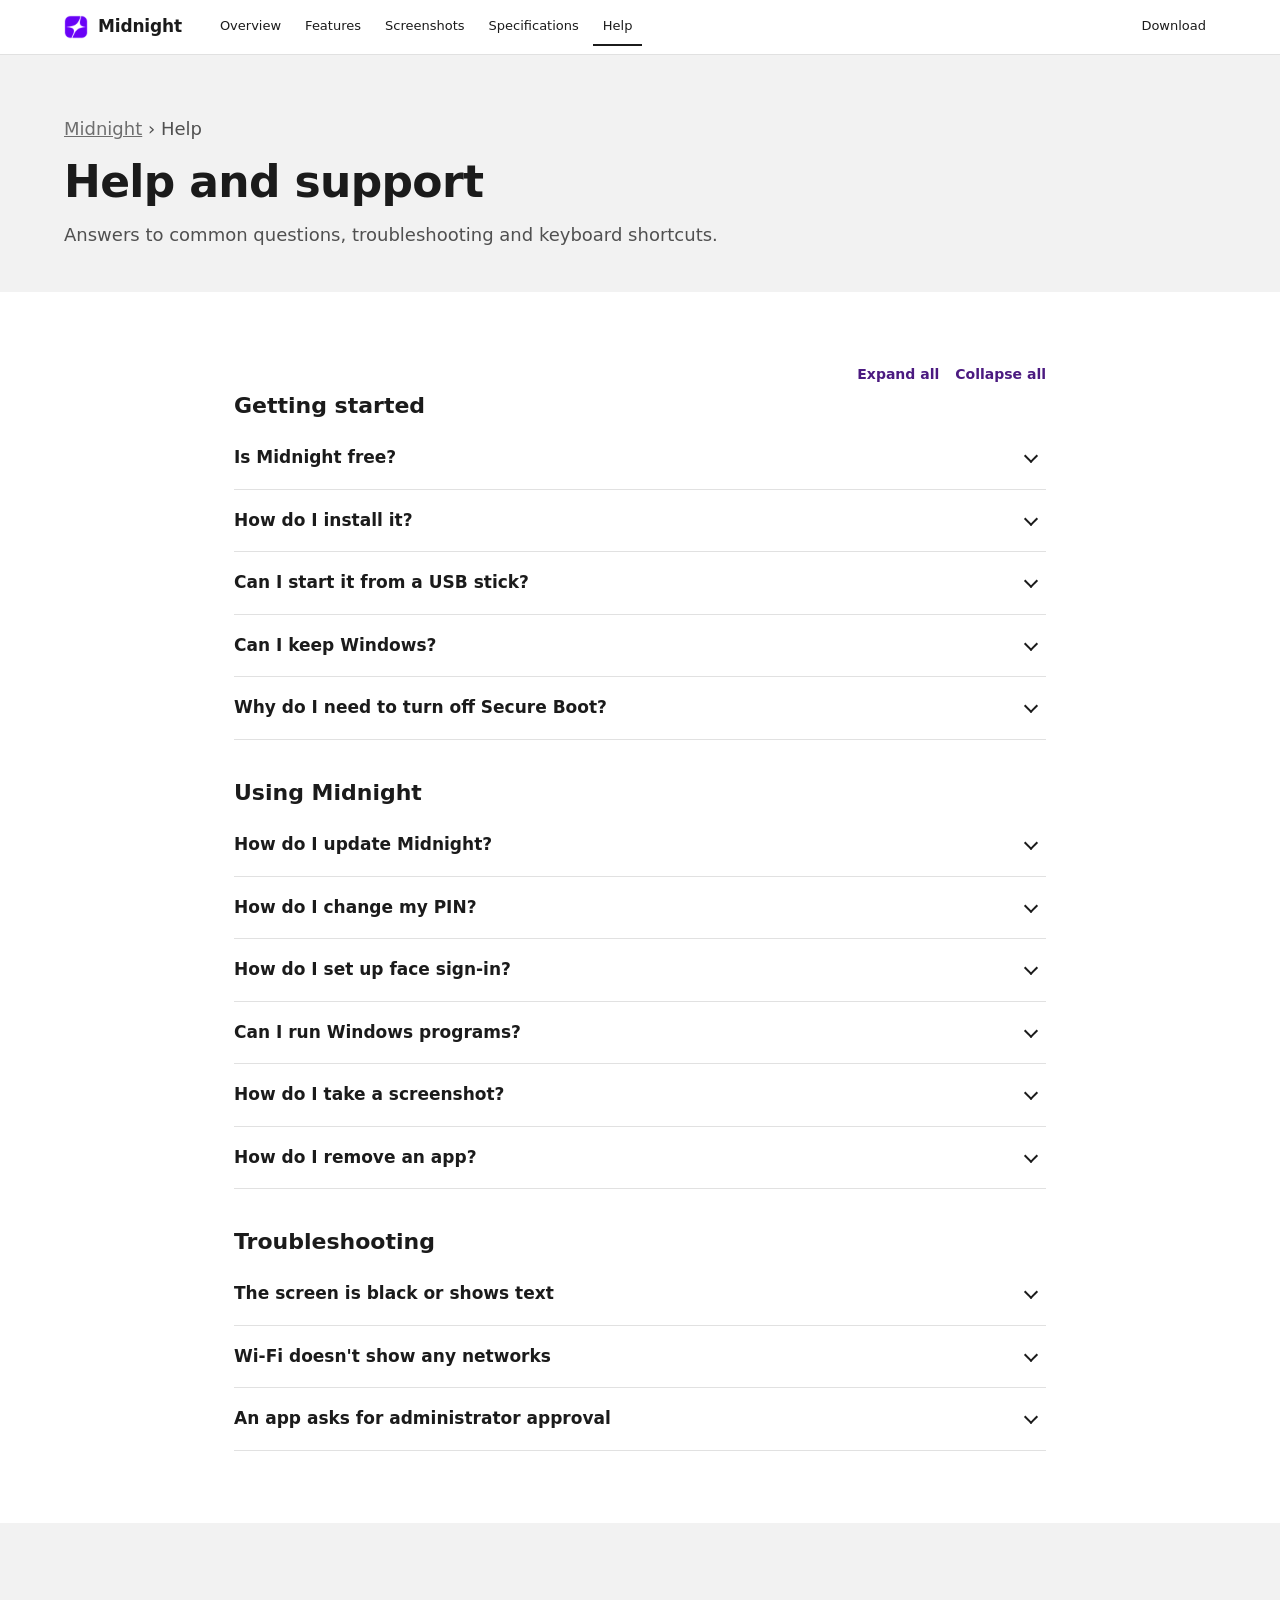
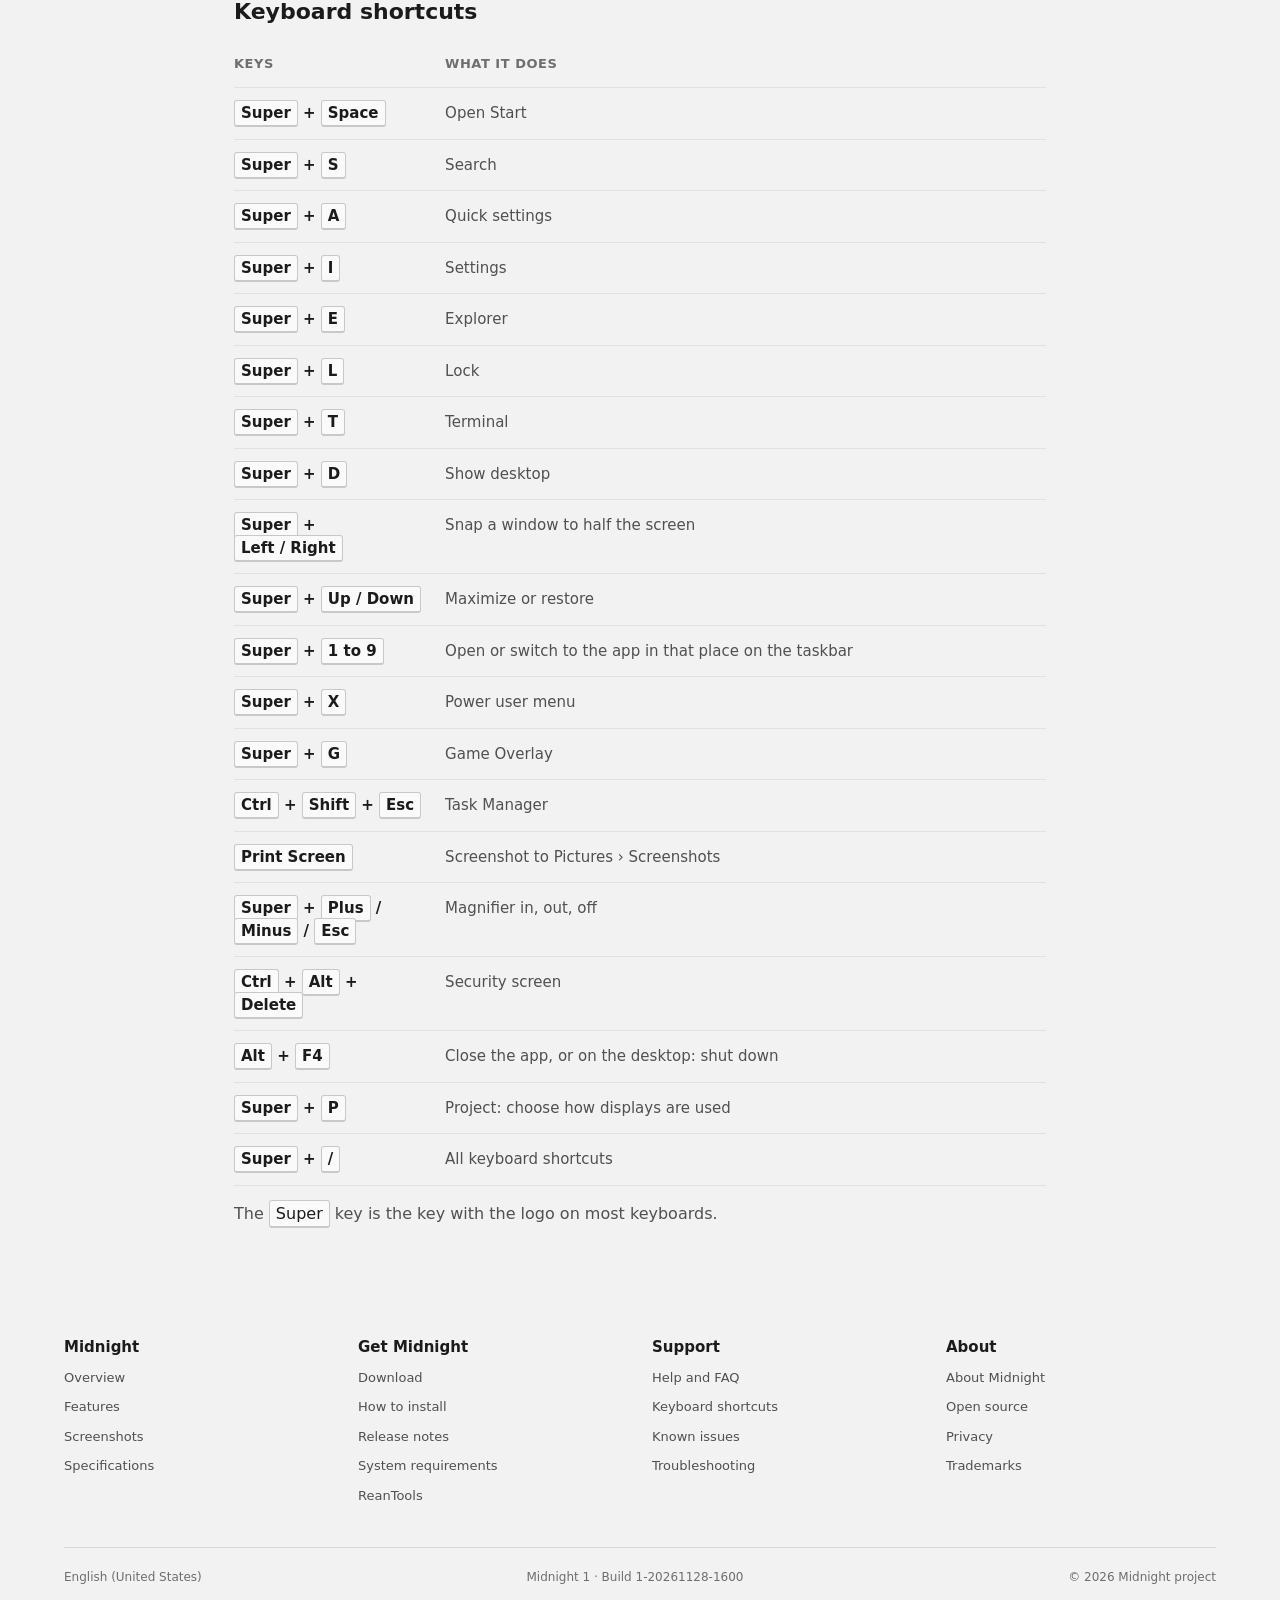
<file: help.html>
<!doctype html>
<html lang="en">
<head>
<meta charset="utf-8">
<meta name="viewport" content="width=device-width, initial-scale=1">
<title>Help - Midnight</title>
<meta name="description" content="Midnight help, FAQ and keyboard shortcuts.">
<link rel="icon" type="image/png" href="assets/logo-64.png">
<link rel="stylesheet" href="assets/style.css">
</head>
<body>
<a class="skip" href="#main">Skip to main content</a>
<header class="site-header">
  <div class="container">
    <a class="brand" href="index.html"><img src="assets/logo-64.png" alt=""><b>Midnight</b></a>
    <button class="nav-toggle" aria-label="Menu" aria-expanded="false"><svg viewBox="0 0 24 24" fill="none" stroke="currentColor" stroke-width="2"><path d="M4 7h16M4 12h16M4 17h16"/></svg></button>
    <nav class="site-nav" aria-label="Midnight">
      <a href="index.html">Overview</a>
      <a href="features.html">Features</a>
      <a href="screenshots.html">Screenshots</a>
      <a href="specs.html">Specifications</a>
      <a href="help.html" aria-current="page">Help</a>
      <a class="push" href="download.html">Download</a>
    </nav>
  </div>
</header>
<main id="main">
<section class="page-head"><div class="container"><p class="crumbs"><a href="index.html">Midnight</a> › Help</p>
  <h1>Help and support</h1>
  <p>Answers to common questions, troubleshooting and keyboard shortcuts.</p>
</div></section>
<section class="band">
  <div class="container narrow faq" data-faq>
    <div class="faq-tools"><button data-expand>Expand all</button><button data-collapse>Collapse all</button></div>
    <h3 class="group">Getting started</h3>
    <details><summary>Is Midnight free?</summary><div><p>Yes. It's free to download and use, and it's built on free and open-source software.</p></div></details>
    <details><summary>How do I install it?</summary><div><p>In Windows, open the disc image and run setup.exe. See <a href="install.html">How to install</a>.</p></div></details>
    <details><summary>Can I start it from a USB stick?</summary><div><p>Yes. Start your PC from the disc image and select Install Midnight on the desktop. You can keep Windows next to it (dual boot) or erase the whole disk.</p></div></details>
    <details><summary>Can I keep Windows?</summary><div><p>Yes, if you install from a USB stick and choose to keep Windows. setup.exe, run from inside Windows, replaces Windows and keeps your C:\Users folder as Windows files.</p></div></details>
    <details><summary>Why do I need to turn off Secure Boot?</summary><div><p>Midnight's boot loader isn't signed yet, so PCs with Secure Boot on won't start it.</p></div></details>
    <h3 class="group">Using Midnight</h3>
    <details><summary>How do I update Midnight?</summary><div><p>Midnight checks by itself. When an update is ready, select the update icon on the top bar (or open Settings › Update), select Download, then Restart and update. Nothing you set up is reset.</p></div></details>
    <details><summary>How do I change my PIN?</summary><div><p>Open Settings › Accounts.</p></div></details>
    <details><summary>How do I set up face sign-in?</summary><div><p>Open Settings › Accounts › Face recognition and follow the steps. You need a camera.</p></div></details>
    <details><summary>Can I run Windows programs?</summary><div><p>Many Windows programs (.exe files) run through a compatibility layer. Double-click the file to start it. Some programs and games won't work.</p></div></details>
    <details><summary>How do I take a screenshot?</summary><div><p>Press <kbd>Print Screen</kbd>. The picture is saved in Pictures › Screenshots.</p></div></details>
    <details><summary>How do I remove an app?</summary><div><p>Open Settings › Apps › Add or remove apps.</p></div></details>
    <h3 class="group">Troubleshooting</h3>
    <details><summary>The screen is black or shows text</summary><div><p>Press <kbd>Ctrl</kbd> + <kbd>Alt</kbd> + <kbd>F1</kbd> to return to the desktop. If the graphics driver doesn't start, Midnight switches to a basic display driver by itself.</p></div></details>
    <details><summary>Wi-Fi doesn't show any networks</summary><div><p>Check that Wi-Fi is on in quick settings (<kbd>Super</kbd> + <kbd>A</kbd>). If your adapter isn't supported, use a network cable.</p></div></details>
    <details><summary>An app asks for administrator approval</summary><div><p>Admin Approval shows which app is asking and what it will run. Allow it only if you started the app and trust it.</p></div></details>
  </div>
</section>
<section class="band grey" id="shortcuts">
  <div class="container narrow">
    <table class="spec">
      <caption>Keyboard shortcuts</caption>
      <thead><tr><th scope="col">Keys</th><th scope="col">What it does</th></tr></thead>
      <tbody>
        <tr><th scope="row"><kbd>Super</kbd> + <kbd>Space</kbd></th><td>Open Start</td></tr>
        <tr><th scope="row"><kbd>Super</kbd> + <kbd>S</kbd></th><td>Search</td></tr>
        <tr><th scope="row"><kbd>Super</kbd> + <kbd>A</kbd></th><td>Quick settings</td></tr>
        <tr><th scope="row"><kbd>Super</kbd> + <kbd>I</kbd></th><td>Settings</td></tr>
        <tr><th scope="row"><kbd>Super</kbd> + <kbd>E</kbd></th><td>Explorer</td></tr>
        <tr><th scope="row"><kbd>Super</kbd> + <kbd>L</kbd></th><td>Lock</td></tr>
        <tr><th scope="row"><kbd>Super</kbd> + <kbd>T</kbd></th><td>Terminal</td></tr>
        <tr><th scope="row"><kbd>Super</kbd> + <kbd>D</kbd></th><td>Show desktop</td></tr>
        <tr><th scope="row"><kbd>Super</kbd> + <kbd>Left / Right</kbd></th><td>Snap a window to half the screen</td></tr>
        <tr><th scope="row"><kbd>Super</kbd> + <kbd>Up / Down</kbd></th><td>Maximize or restore</td></tr>
        <tr><th scope="row"><kbd>Super</kbd> + <kbd>1 to 9</kbd></th><td>Open or switch to the app in that place on the taskbar</td></tr>
        <tr><th scope="row"><kbd>Super</kbd> + <kbd>X</kbd></th><td>Power user menu</td></tr>
        <tr><th scope="row"><kbd>Super</kbd> + <kbd>G</kbd></th><td>Game Overlay</td></tr>
        <tr><th scope="row"><kbd>Ctrl</kbd> + <kbd>Shift</kbd> + <kbd>Esc</kbd></th><td>Task Manager</td></tr>
        <tr><th scope="row"><kbd>Print Screen</kbd></th><td>Screenshot to Pictures › Screenshots</td></tr>
        <tr><th scope="row"><kbd>Super</kbd> + <kbd>Plus</kbd> / <kbd>Minus</kbd> / <kbd>Esc</kbd></th><td>Magnifier in, out, off</td></tr>
        <tr><th scope="row"><kbd>Ctrl</kbd> + <kbd>Alt</kbd> + <kbd>Delete</kbd></th><td>Security screen</td></tr>
        <tr><th scope="row"><kbd>Alt</kbd> + <kbd>F4</kbd></th><td>Close the app, or on the desktop: shut down</td></tr>
        <tr><th scope="row"><kbd>Super</kbd> + <kbd>P</kbd></th><td>Project: choose how displays are used</td></tr>
        <tr><th scope="row"><kbd>Super</kbd> + <kbd>/</kbd></th><td>All keyboard shortcuts</td></tr>
      </tbody>
    </table>
    <p style="margin-top:16px;color:var(--muted)">The <kbd>Super</kbd> key is the key with the logo on most keyboards.</p>
  </div>
</section>
</main>
<footer class="site-footer">
  <div class="container">
    <div class="foot-cols">
      <div><h4>Midnight</h4><ul>
        <li><a href="index.html">Overview</a></li><li><a href="features.html">Features</a></li>
        <li><a href="screenshots.html">Screenshots</a></li><li><a href="specs.html">Specifications</a></li></ul></div>
      <div><h4>Get Midnight</h4><ul>
        <li><a href="download.html">Download</a></li><li><a href="install.html">How to install</a></li>
        <li><a href="release-notes.html">Release notes</a></li><li><a href="specs.html#requirements">System requirements</a></li>
        <li><a href="reantools.html">ReanTools</a></li></ul></div>
      <div><h4>Support</h4><ul>
        <li><a href="help.html">Help and FAQ</a></li><li><a href="help.html#shortcuts">Keyboard shortcuts</a></li>
        <li><a href="release-notes.html#known-issues">Known issues</a></li><li><a href="install.html#trouble">Troubleshooting</a></li></ul></div>
      <div><h4>About</h4><ul>
        <li><a href="about.html">About Midnight</a></li><li><a href="about.html#open-source">Open source</a></li>
        <li><a href="about.html#privacy">Privacy</a></li><li><a href="about.html#trademarks">Trademarks</a></li></ul></div>
    </div>
    <div class="foot-bottom">
      <span>English (United States)</span>
      <span>Midnight 1 · Build 1-20261128-1600</span>
      <span>© 2026 Midnight project</span>
    </div>
  </div>
</footer>
<script src="assets/site.js"></script>
</body>
</html>
</file>
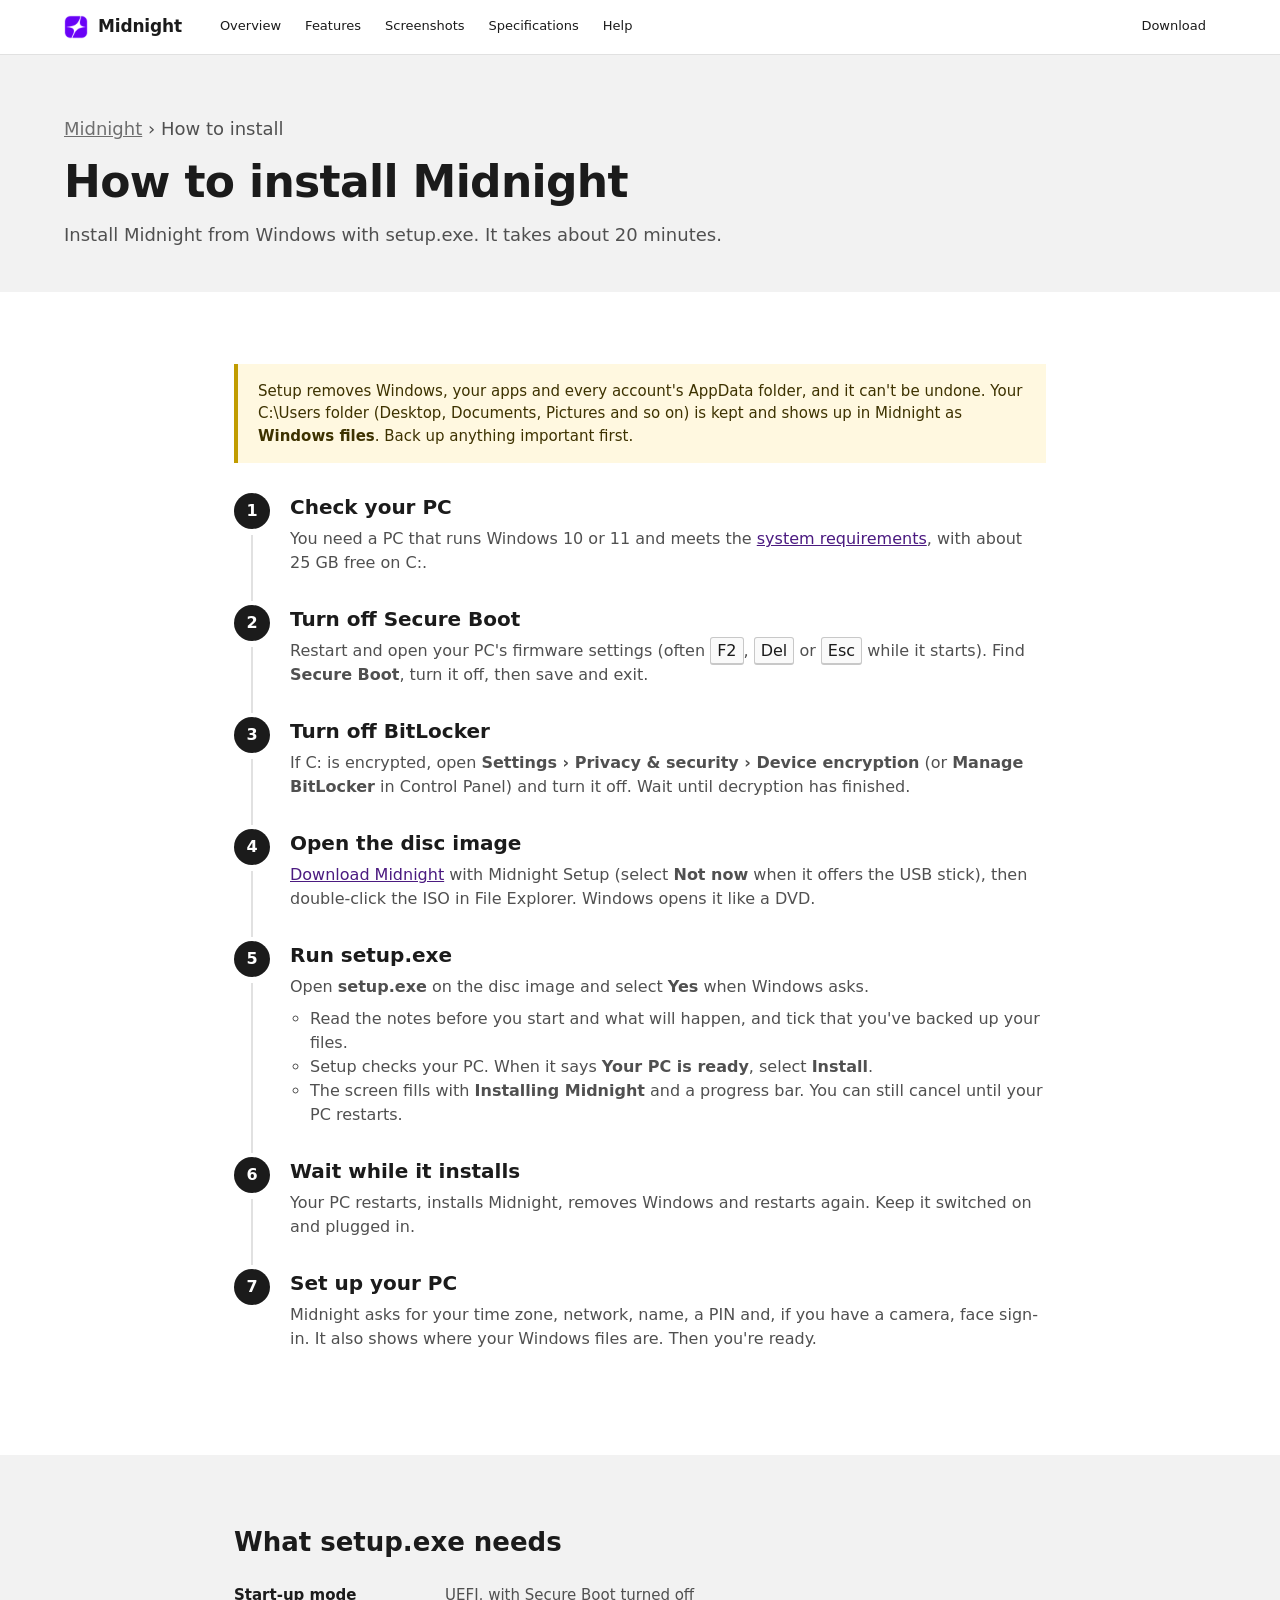
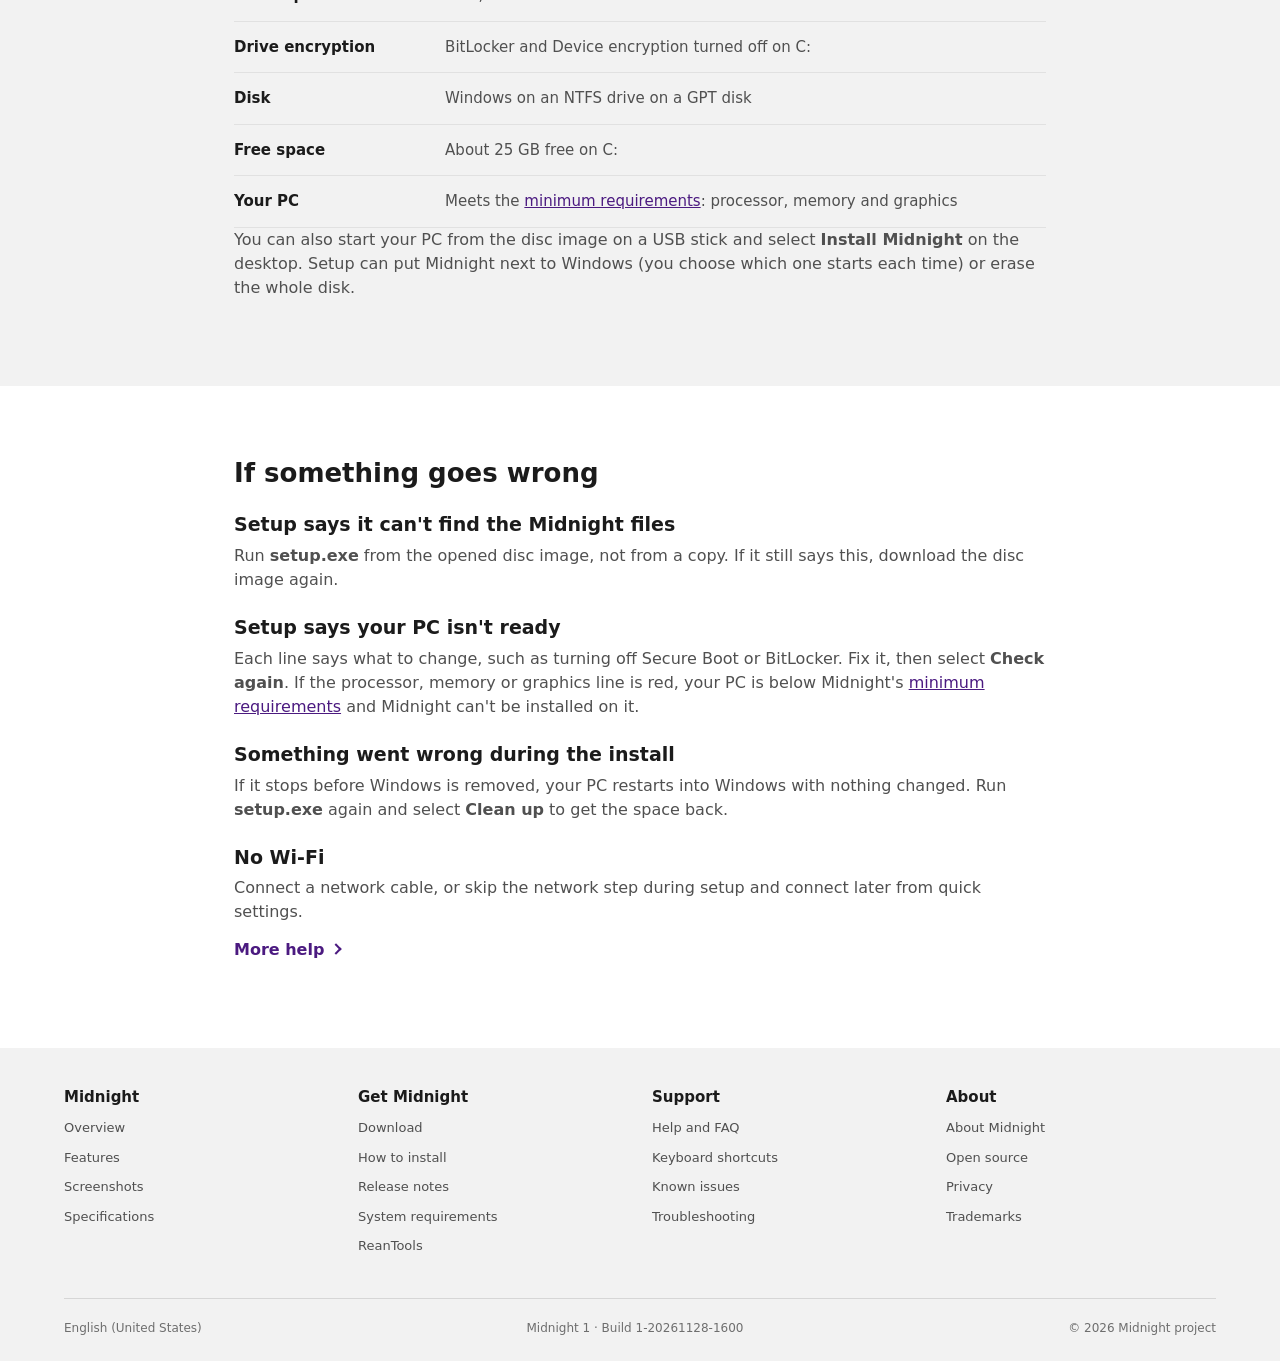
<file: install.html>
<!doctype html>
<html lang="en">
<head>
<meta charset="utf-8">
<meta name="viewport" content="width=device-width, initial-scale=1">
<title>How to install - Midnight</title>
<meta name="description" content="How to install Midnight from Windows with setup.exe.">
<link rel="icon" type="image/png" href="assets/logo-64.png">
<link rel="stylesheet" href="assets/style.css">
</head>
<body>
<a class="skip" href="#main">Skip to main content</a>
<header class="site-header">
  <div class="container">
    <a class="brand" href="index.html"><img src="assets/logo-64.png" alt=""><b>Midnight</b></a>
    <button class="nav-toggle" aria-label="Menu" aria-expanded="false"><svg viewBox="0 0 24 24" fill="none" stroke="currentColor" stroke-width="2"><path d="M4 7h16M4 12h16M4 17h16"/></svg></button>
    <nav class="site-nav" aria-label="Midnight">
      <a href="index.html">Overview</a>
      <a href="features.html">Features</a>
      <a href="screenshots.html">Screenshots</a>
      <a href="specs.html">Specifications</a>
      <a href="help.html">Help</a>
      <a class="push" href="download.html">Download</a>
    </nav>
  </div>
</header>
<main id="main">
<section class="page-head"><div class="container"><p class="crumbs"><a href="index.html">Midnight</a> › How to install</p>
  <h1>How to install Midnight</h1>
  <p>Install Midnight from Windows with setup.exe. It takes about 20 minutes.</p>
</div></section>
<section class="band" id="replace-windows">
  <div class="container narrow">
    <p class="notice">Setup removes Windows, your apps and every account's AppData folder, and it can't be undone. Your C:\Users folder (Desktop, Documents, Pictures and so on) is kept and shows up in Midnight as <b>Windows files</b>. Back up anything important first.</p>
    <ol class="steps">
      <li><h3>Check your PC</h3><p>You need a PC that runs Windows 10 or 11 and meets the <a href="specs.html#requirements">system requirements</a>, with about 25 GB free on C:.</p></li>
      <li><h3>Turn off Secure Boot</h3><p>Restart and open your PC's firmware settings (often <kbd>F2</kbd>, <kbd>Del</kbd> or <kbd>Esc</kbd> while it starts). Find <b>Secure Boot</b>, turn it off, then save and exit.</p></li>
      <li><h3>Turn off BitLocker</h3><p>If C: is encrypted, open <b>Settings › Privacy &amp; security › Device encryption</b> (or <b>Manage BitLocker</b> in Control Panel) and turn it off. Wait until decryption has finished.</p></li>
      <li><h3>Open the disc image</h3><p><a href="download.html">Download Midnight</a> with Midnight Setup (select <b>Not now</b> when it offers the USB stick), then double-click the ISO in File Explorer. Windows opens it like a DVD.</p></li>
      <li><h3>Run setup.exe</h3><p>Open <b>setup.exe</b> on the disc image and select <b>Yes</b> when Windows asks.</p>
        <ul><li>Read the notes before you start and what will happen, and tick that you've backed up your files.</li><li>Setup checks your PC. When it says <b>Your PC is ready</b>, select <b>Install</b>.</li>
        <li>The screen fills with <b>Installing Midnight</b> and a progress bar. You can still cancel until your PC restarts.</li></ul></li>
      <li><h3>Wait while it installs</h3><p>Your PC restarts, installs Midnight, removes Windows and restarts again. Keep it switched on and plugged in.</p></li>
      <li><h3>Set up your PC</h3><p>Midnight asks for your time zone, network, name, a PIN and, if you have a camera, face sign-in. It also shows where your Windows files are. Then you're ready.</p></li>
    </ol>
  </div>
</section>
<section class="band grey">
  <div class="container narrow prose">
    <h2>What setup.exe needs</h2>
    <table class="spec">
      <tbody>
        <tr><th scope="row">Start-up mode</th><td>UEFI, with Secure Boot turned off</td></tr>
        <tr><th scope="row">Drive encryption</th><td>BitLocker and Device encryption turned off on C:</td></tr>
        <tr><th scope="row">Disk</th><td>Windows on an NTFS drive on a GPT disk</td></tr>
        <tr><th scope="row">Free space</th><td>About 25 GB free on C:</td></tr>
        <tr><th scope="row">Your PC</th><td>Meets the <a href="specs.html#requirements">minimum requirements</a>: processor, memory and graphics</td></tr>
      </tbody>
    </table>
    <p>You can also start your PC from the disc image on a USB stick and select <b>Install Midnight</b> on the desktop. Setup can put Midnight next to Windows (you choose which one starts each time) or erase the whole disk.</p>
  </div>
</section>
<section class="band" id="trouble">
  <div class="container narrow prose">
    <h2>If something goes wrong</h2>
    <h3>Setup says it can't find the Midnight files</h3>
    <p>Run <b>setup.exe</b> from the opened disc image, not from a copy. If it still says this, download the disc image again.</p>
    <h3>Setup says your PC isn't ready</h3>
    <p>Each line says what to change, such as turning off Secure Boot or BitLocker. Fix it, then select <b>Check again</b>. If the processor, memory or graphics line is red, your PC is below Midnight's <a href="specs.html#requirements">minimum requirements</a> and Midnight can't be installed on it.</p>
    <h3>Something went wrong during the install</h3>
    <p>If it stops before Windows is removed, your PC restarts into Windows with nothing changed. Run <b>setup.exe</b> again and select <b>Clean up</b> to get the space back.</p>
    <h3>No Wi-Fi</h3>
    <p>Connect a network cable, or skip the network step during setup and connect later from quick settings.</p>
    <p><a class="more" href="help.html">More help</a></p>
  </div>
</section>
</main>
<footer class="site-footer">
  <div class="container">
    <div class="foot-cols">
      <div><h4>Midnight</h4><ul>
        <li><a href="index.html">Overview</a></li><li><a href="features.html">Features</a></li>
        <li><a href="screenshots.html">Screenshots</a></li><li><a href="specs.html">Specifications</a></li></ul></div>
      <div><h4>Get Midnight</h4><ul>
        <li><a href="download.html">Download</a></li><li><a href="install.html">How to install</a></li>
        <li><a href="release-notes.html">Release notes</a></li><li><a href="specs.html#requirements">System requirements</a></li>
        <li><a href="reantools.html">ReanTools</a></li></ul></div>
      <div><h4>Support</h4><ul>
        <li><a href="help.html">Help and FAQ</a></li><li><a href="help.html#shortcuts">Keyboard shortcuts</a></li>
        <li><a href="release-notes.html#known-issues">Known issues</a></li><li><a href="install.html#trouble">Troubleshooting</a></li></ul></div>
      <div><h4>About</h4><ul>
        <li><a href="about.html">About Midnight</a></li><li><a href="about.html#open-source">Open source</a></li>
        <li><a href="about.html#privacy">Privacy</a></li><li><a href="about.html#trademarks">Trademarks</a></li></ul></div>
    </div>
    <div class="foot-bottom">
      <span>English (United States)</span>
      <span>Midnight 1 · Build 1-20261128-1600</span>
      <span>© 2026 Midnight project</span>
    </div>
  </div>
</footer>
<script src="assets/site.js"></script>
</body>
</html>
</file>
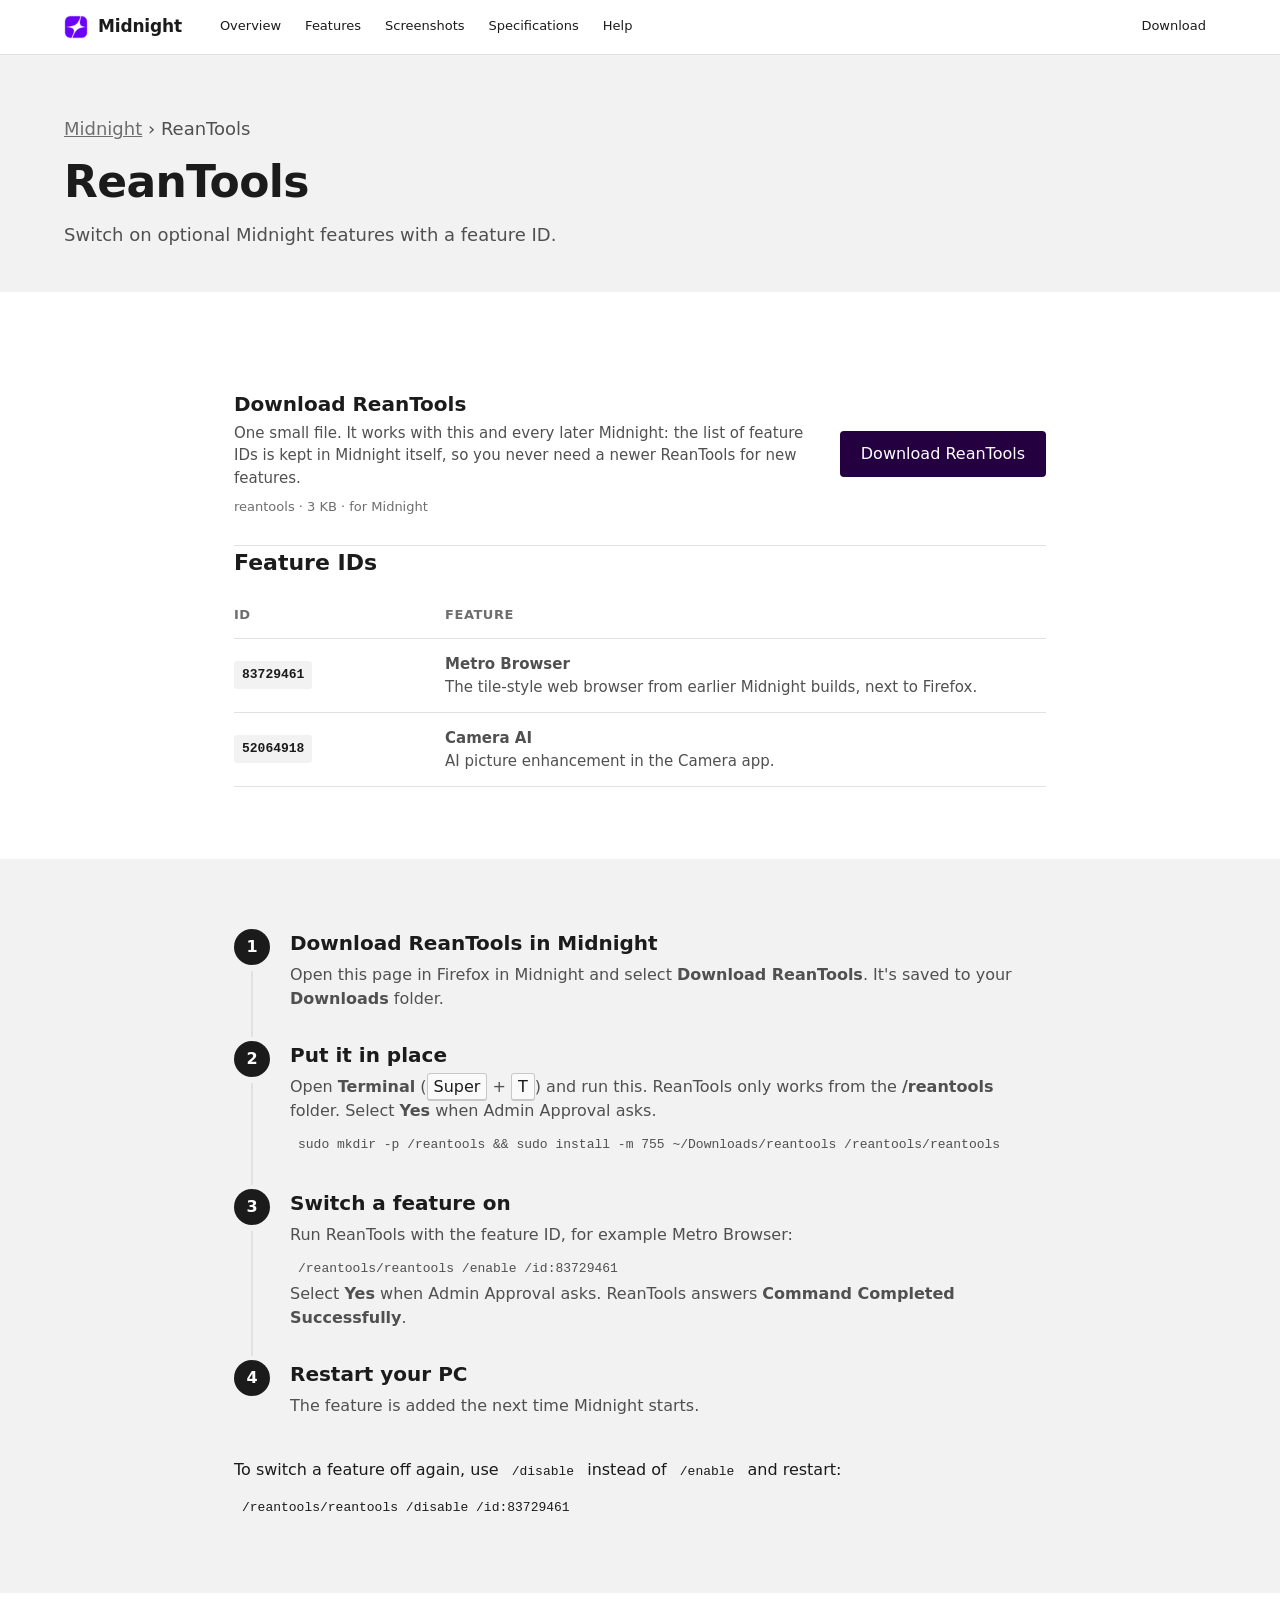
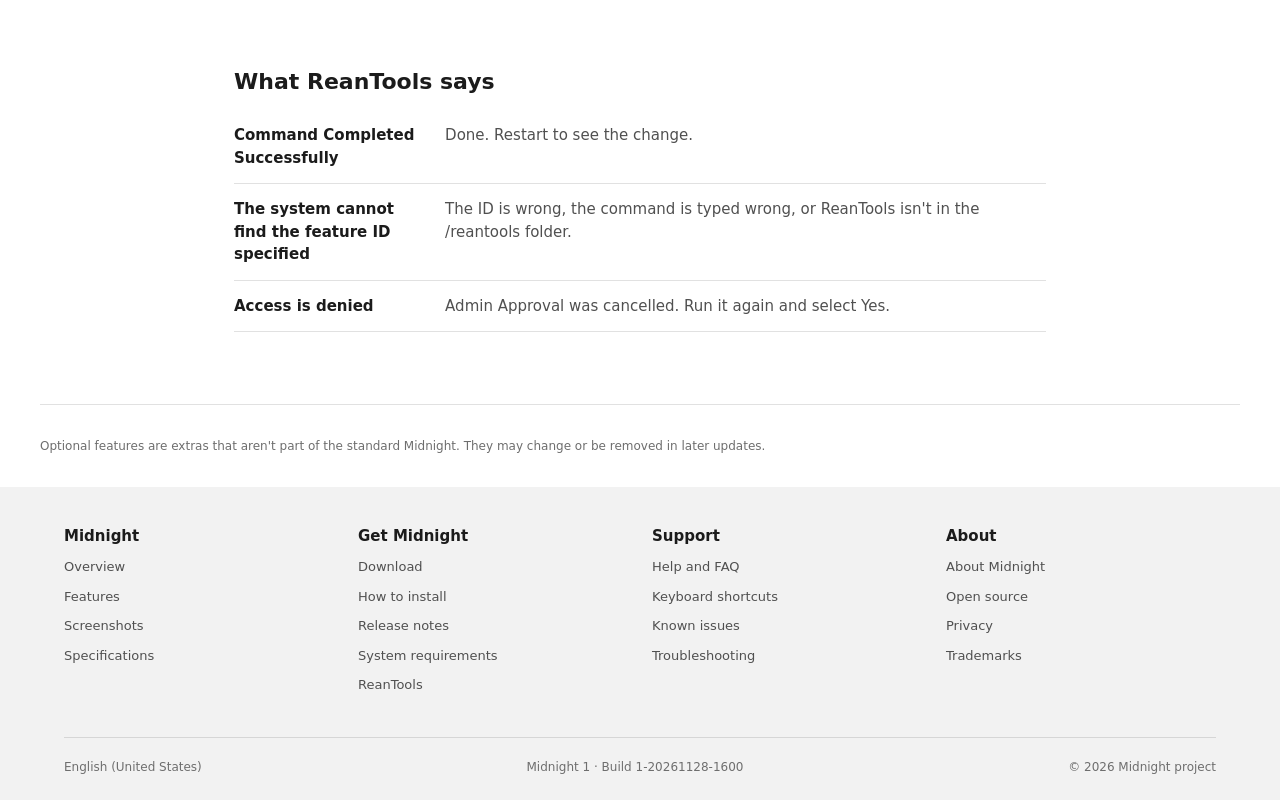
<file: reantools.html>
<!doctype html>
<html lang="en">
<head>
<meta charset="utf-8">
<meta name="viewport" content="width=device-width, initial-scale=1">
<title>ReanTools - Midnight</title>
<meta name="description" content="ReanTools switches on optional Midnight features with a feature ID.">
<link rel="icon" type="image/png" href="assets/logo-64.png">
<link rel="stylesheet" href="assets/style.css">
</head>
<body>
<a class="skip" href="#main">Skip to main content</a>
<header class="site-header">
  <div class="container">
    <a class="brand" href="index.html"><img src="assets/logo-64.png" alt=""><b>Midnight</b></a>
    <button class="nav-toggle" aria-label="Menu" aria-expanded="false"><svg viewBox="0 0 24 24" fill="none" stroke="currentColor" stroke-width="2"><path d="M4 7h16M4 12h16M4 17h16"/></svg></button>
    <nav class="site-nav" aria-label="Midnight">
      <a href="index.html">Overview</a>
      <a href="features.html">Features</a>
      <a href="screenshots.html">Screenshots</a>
      <a href="specs.html">Specifications</a>
      <a href="help.html">Help</a>
      <a class="push" href="download.html">Download</a>
    </nav>
  </div>
</header>
<main id="main">
<section class="page-head"><div class="container"><p class="crumbs"><a href="index.html">Midnight</a> › ReanTools</p>
  <h1>ReanTools</h1>
  <p>Switch on optional Midnight features with a feature ID.</p>
</div></section>
<section class="band">
  <div class="container narrow">
    <div class="dl-row">
      <div><h3>Download ReanTools</h3><p>One small file. It works with this and every later Midnight: the list of feature IDs is kept in Midnight itself, so you never need a newer ReanTools for new features.</p><p class="meta">reantools · 3 KB · for Midnight</p></div>
      <a class="btn btn-primary" href="downloads/reantools" download="reantools">Download ReanTools</a>
    </div>
    <table class="spec" id="ids">
      <caption>Feature IDs</caption>
      <thead><tr><th scope="col">ID</th><th scope="col">Feature</th></tr></thead>
      <tbody>
        <tr><th scope="row"><code>83729461</code></th><td><b>Metro Browser</b><br>The tile-style web browser from earlier Midnight builds, next to Firefox.</td></tr>
        <tr><th scope="row"><code>52064918</code></th><td><b>Camera AI</b><br>AI picture enhancement in the Camera app.</td></tr>
      </tbody>
    </table>
  </div>
</section>
<section class="band grey" id="steps">
  <div class="container narrow">
    <ol class="steps">
      <li><h3>Download ReanTools in Midnight</h3><p>Open this page in Firefox in Midnight and select <b>Download ReanTools</b>. It's saved to your <b>Downloads</b> folder.</p></li>
      <li><h3>Put it in place</h3><p>Open <b>Terminal</b> (<kbd>Super</kbd> + <kbd>T</kbd>) and run this. ReanTools only works from the <b>/reantools</b> folder. Select <b>Yes</b> when Admin Approval asks.</p>
        <p><code>sudo mkdir -p /reantools &amp;&amp; sudo install -m 755 ~/Downloads/reantools /reantools/reantools</code></p></li>
      <li><h3>Switch a feature on</h3><p>Run ReanTools with the feature ID, for example Metro Browser:</p>
        <p><code>/reantools/reantools /enable /id:83729461</code></p>
        <p>Select <b>Yes</b> when Admin Approval asks. ReanTools answers <b>Command Completed Successfully</b>.</p></li>
      <li><h3>Restart your PC</h3><p>The feature is added the next time Midnight starts.</p></li>
    </ol>
    <p>To switch a feature off again, use <code>/disable</code> instead of <code>/enable</code> and restart:</p>
    <p><code>/reantools/reantools /disable /id:83729461</code></p>
  </div>
</section>
<section class="band" id="messages">
  <div class="container narrow">
    <table class="spec">
      <caption>What ReanTools says</caption>
      <tbody>
        <tr><th scope="row">Command Completed Successfully</th><td>Done. Restart to see the change.</td></tr>
        <tr><th scope="row">The system cannot find the feature ID specified</th><td>The ID is wrong, the command is typed wrong, or ReanTools isn't in the /reantools folder.</td></tr>
        <tr><th scope="row">Access is denied</th><td>Admin Approval was cancelled. Run it again and select Yes.</td></tr>
      </tbody>
    </table>
  </div>
</section>
<div class="container footnotes"><p>Optional features are extras that aren't part of the standard Midnight. They may change or be removed in later updates.</p></div>
</main>
<footer class="site-footer">
  <div class="container">
    <div class="foot-cols">
      <div><h4>Midnight</h4><ul>
        <li><a href="index.html">Overview</a></li><li><a href="features.html">Features</a></li>
        <li><a href="screenshots.html">Screenshots</a></li><li><a href="specs.html">Specifications</a></li></ul></div>
      <div><h4>Get Midnight</h4><ul>
        <li><a href="download.html">Download</a></li><li><a href="install.html">How to install</a></li>
        <li><a href="release-notes.html">Release notes</a></li><li><a href="specs.html#requirements">System requirements</a></li>
        <li><a href="reantools.html">ReanTools</a></li></ul></div>
      <div><h4>Support</h4><ul>
        <li><a href="help.html">Help and FAQ</a></li><li><a href="help.html#shortcuts">Keyboard shortcuts</a></li>
        <li><a href="release-notes.html#known-issues">Known issues</a></li><li><a href="install.html#trouble">Troubleshooting</a></li></ul></div>
      <div><h4>About</h4><ul>
        <li><a href="about.html">About Midnight</a></li><li><a href="about.html#open-source">Open source</a></li>
        <li><a href="about.html#privacy">Privacy</a></li><li><a href="about.html#trademarks">Trademarks</a></li></ul></div>
    </div>
    <div class="foot-bottom">
      <span>English (United States)</span>
      <span>Midnight 1 · Build 1-20261128-1600</span>
      <span>© 2026 Midnight project</span>
    </div>
  </div>
</footer>
<script src="assets/site.js"></script>
</body>
</html>
</file>
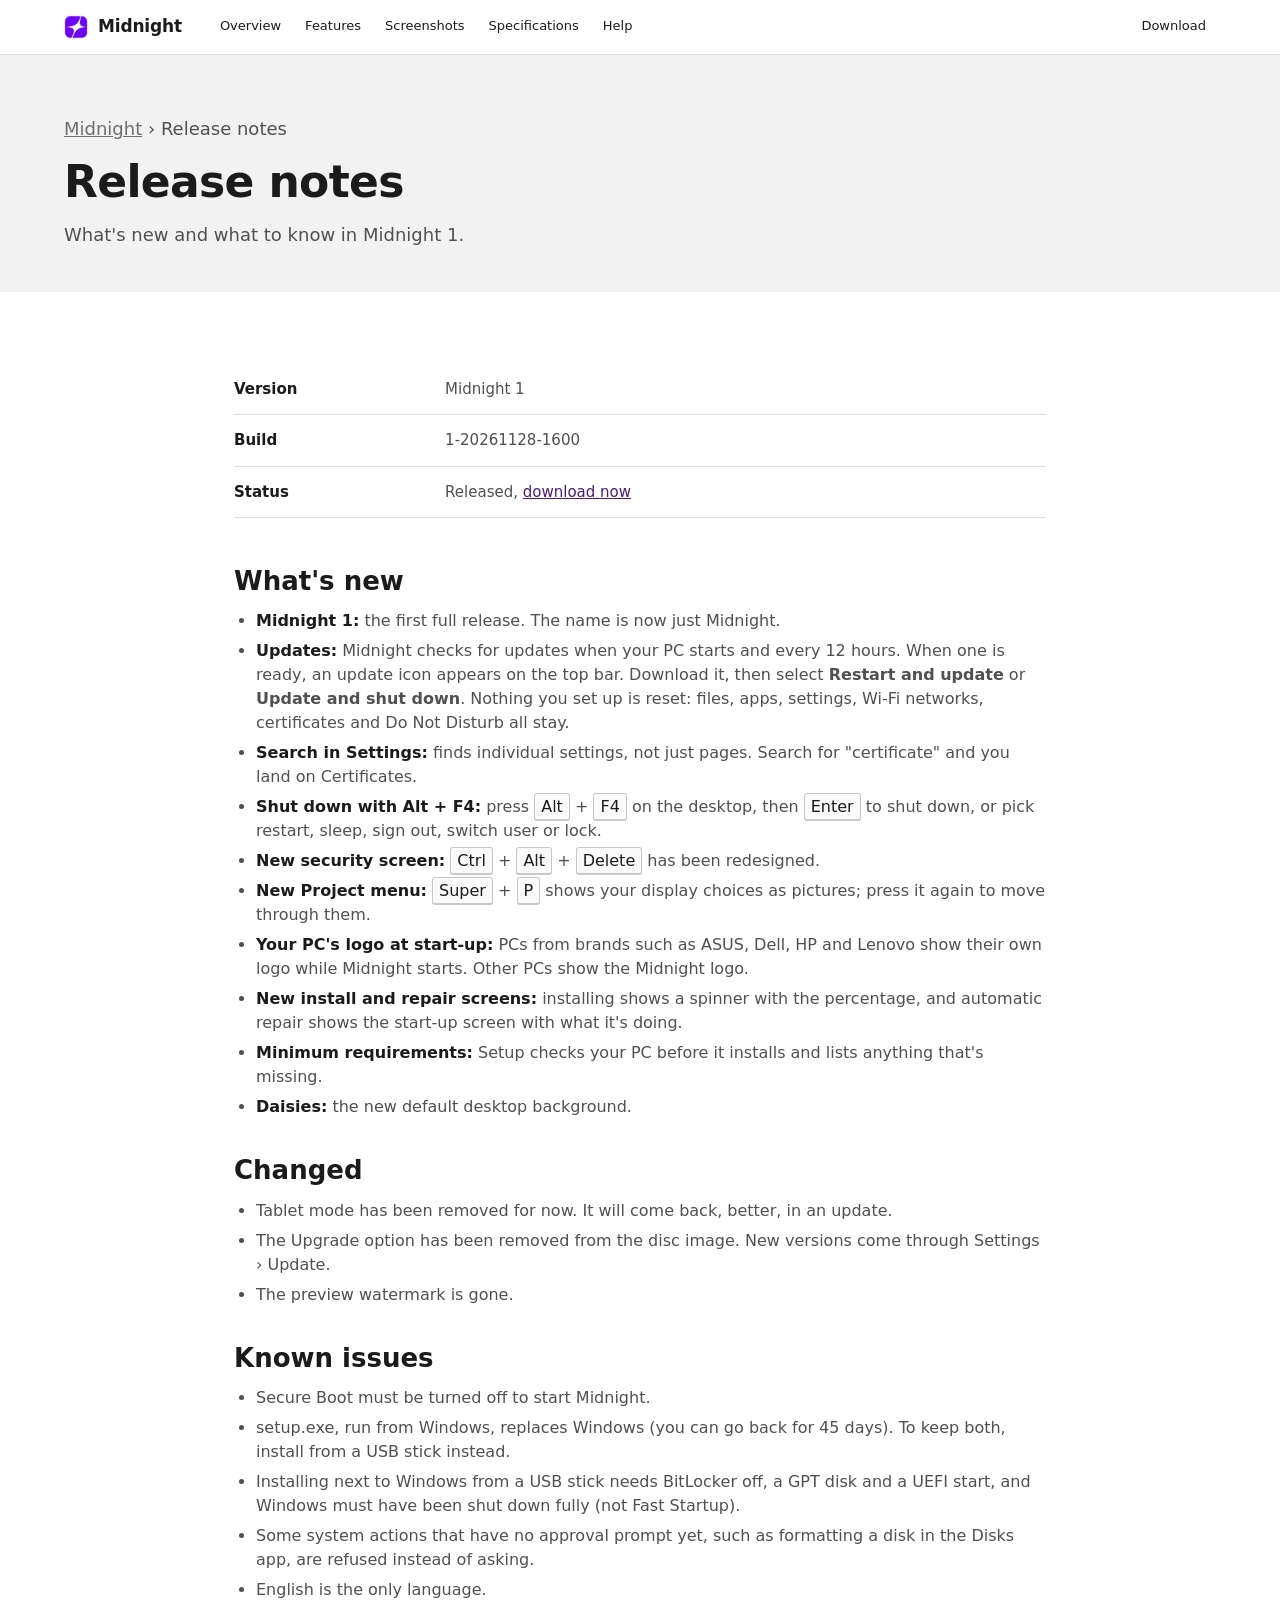
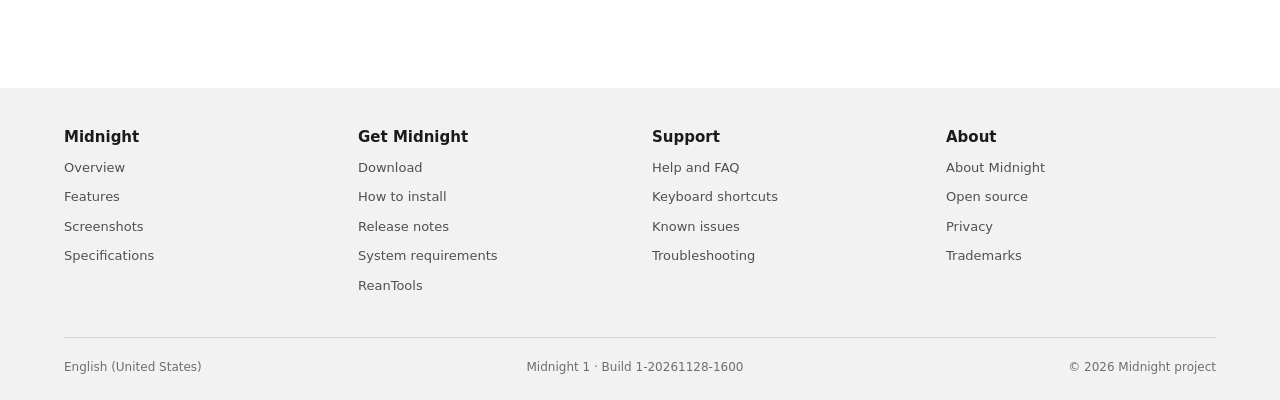
<file: release-notes.html>
<!doctype html>
<html lang="en">
<head>
<meta charset="utf-8">
<meta name="viewport" content="width=device-width, initial-scale=1">
<title>Release notes - Midnight</title>
<meta name="description" content="Midnight 1 release notes and known issues.">
<link rel="icon" type="image/png" href="assets/logo-64.png">
<link rel="stylesheet" href="assets/style.css">
</head>
<body>
<a class="skip" href="#main">Skip to main content</a>
<header class="site-header">
  <div class="container">
    <a class="brand" href="index.html"><img src="assets/logo-64.png" alt=""><b>Midnight</b></a>
    <button class="nav-toggle" aria-label="Menu" aria-expanded="false"><svg viewBox="0 0 24 24" fill="none" stroke="currentColor" stroke-width="2"><path d="M4 7h16M4 12h16M4 17h16"/></svg></button>
    <nav class="site-nav" aria-label="Midnight">
      <a href="index.html">Overview</a>
      <a href="features.html">Features</a>
      <a href="screenshots.html">Screenshots</a>
      <a href="specs.html">Specifications</a>
      <a href="help.html">Help</a>
      <a class="push" href="download.html">Download</a>
    </nav>
  </div>
</header>
<main id="main">
<section class="page-head"><div class="container"><p class="crumbs"><a href="index.html">Midnight</a> › Release notes</p>
  <h1>Release notes</h1>
  <p>What's new and what to know in Midnight 1.</p>
</div></section>
<section class="band">
  <div class="container narrow prose">
    <table class="spec">
      <tbody>
        <tr><th scope="row">Version</th><td>Midnight 1</td></tr>
        <tr><th scope="row">Build</th><td>1-20261128-1600</td></tr>
        <tr><th scope="row">Status</th><td>Released, <a href="download.html">download now</a></td></tr>
      </tbody>
    </table>

    <h2 style="margin-top:48px">What's new</h2>
    <ul>
      <li><strong>Midnight 1:</strong> the first full release. The name is now just Midnight.</li>
      <li><strong>Updates:</strong> Midnight checks for updates when your PC starts and every 12 hours. When one is ready, an update icon appears on the top bar. Download it, then select <b>Restart and update</b> or <b>Update and shut down</b>. Nothing you set up is reset: files, apps, settings, Wi-Fi networks, certificates and Do Not Disturb all stay.</li>
      <li><strong>Search in Settings:</strong> finds individual settings, not just pages. Search for "certificate" and you land on Certificates.</li>
      <li><strong>Shut down with Alt + F4:</strong> press <kbd>Alt</kbd> + <kbd>F4</kbd> on the desktop, then <kbd>Enter</kbd> to shut down, or pick restart, sleep, sign out, switch user or lock.</li>
      <li><strong>New security screen:</strong> <kbd>Ctrl</kbd> + <kbd>Alt</kbd> + <kbd>Delete</kbd> has been redesigned.</li>
      <li><strong>New Project menu:</strong> <kbd>Super</kbd> + <kbd>P</kbd> shows your display choices as pictures; press it again to move through them.</li>
      <li><strong>Your PC's logo at start-up:</strong> PCs from brands such as ASUS, Dell, HP and Lenovo show their own logo while Midnight starts. Other PCs show the Midnight logo.</li>
      <li><strong>New install and repair screens:</strong> installing shows a spinner with the percentage, and automatic repair shows the start-up screen with what it's doing.</li>
      <li><strong>Minimum requirements:</strong> Setup checks your PC before it installs and lists anything that's missing.</li>
      <li><strong>Daisies:</strong> the new default desktop background.</li>
    </ul>

    <h2>Changed</h2>
    <ul>
      <li>Tablet mode has been removed for now. It will come back, better, in an update.</li>
      <li>The Upgrade option has been removed from the disc image. New versions come through Settings › Update.</li>
      <li>The preview watermark is gone.</li>
    </ul>

    <h2 id="known-issues">Known issues</h2>
    <ul>
      <li>Secure Boot must be turned off to start Midnight.</li>
      <li>setup.exe, run from Windows, replaces Windows (you can go back for 45 days). To keep both, install from a USB stick instead.</li>
      <li>Installing next to Windows from a USB stick needs BitLocker off, a GPT disk and a UEFI start, and Windows must have been shut down fully (not Fast Startup).</li>
      <li>Some system actions that have no approval prompt yet, such as formatting a disk in the Disks app, are refused instead of asking.</li>
      <li>English is the only language.</li>
    </ul>
  </div>
</section>
</main>
<footer class="site-footer">
  <div class="container">
    <div class="foot-cols">
      <div><h4>Midnight</h4><ul>
        <li><a href="index.html">Overview</a></li><li><a href="features.html">Features</a></li>
        <li><a href="screenshots.html">Screenshots</a></li><li><a href="specs.html">Specifications</a></li></ul></div>
      <div><h4>Get Midnight</h4><ul>
        <li><a href="download.html">Download</a></li><li><a href="install.html">How to install</a></li>
        <li><a href="release-notes.html">Release notes</a></li><li><a href="specs.html#requirements">System requirements</a></li>
        <li><a href="reantools.html">ReanTools</a></li></ul></div>
      <div><h4>Support</h4><ul>
        <li><a href="help.html">Help and FAQ</a></li><li><a href="help.html#shortcuts">Keyboard shortcuts</a></li>
        <li><a href="release-notes.html#known-issues">Known issues</a></li><li><a href="install.html#trouble">Troubleshooting</a></li></ul></div>
      <div><h4>About</h4><ul>
        <li><a href="about.html">About Midnight</a></li><li><a href="about.html#open-source">Open source</a></li>
        <li><a href="about.html#privacy">Privacy</a></li><li><a href="about.html#trademarks">Trademarks</a></li></ul></div>
    </div>
    <div class="foot-bottom">
      <span>English (United States)</span>
      <span>Midnight 1 · Build 1-20261128-1600</span>
      <span>© 2026 Midnight project</span>
    </div>
  </div>
</footer>
<script src="assets/site.js"></script>
</body>
</html>
</file>
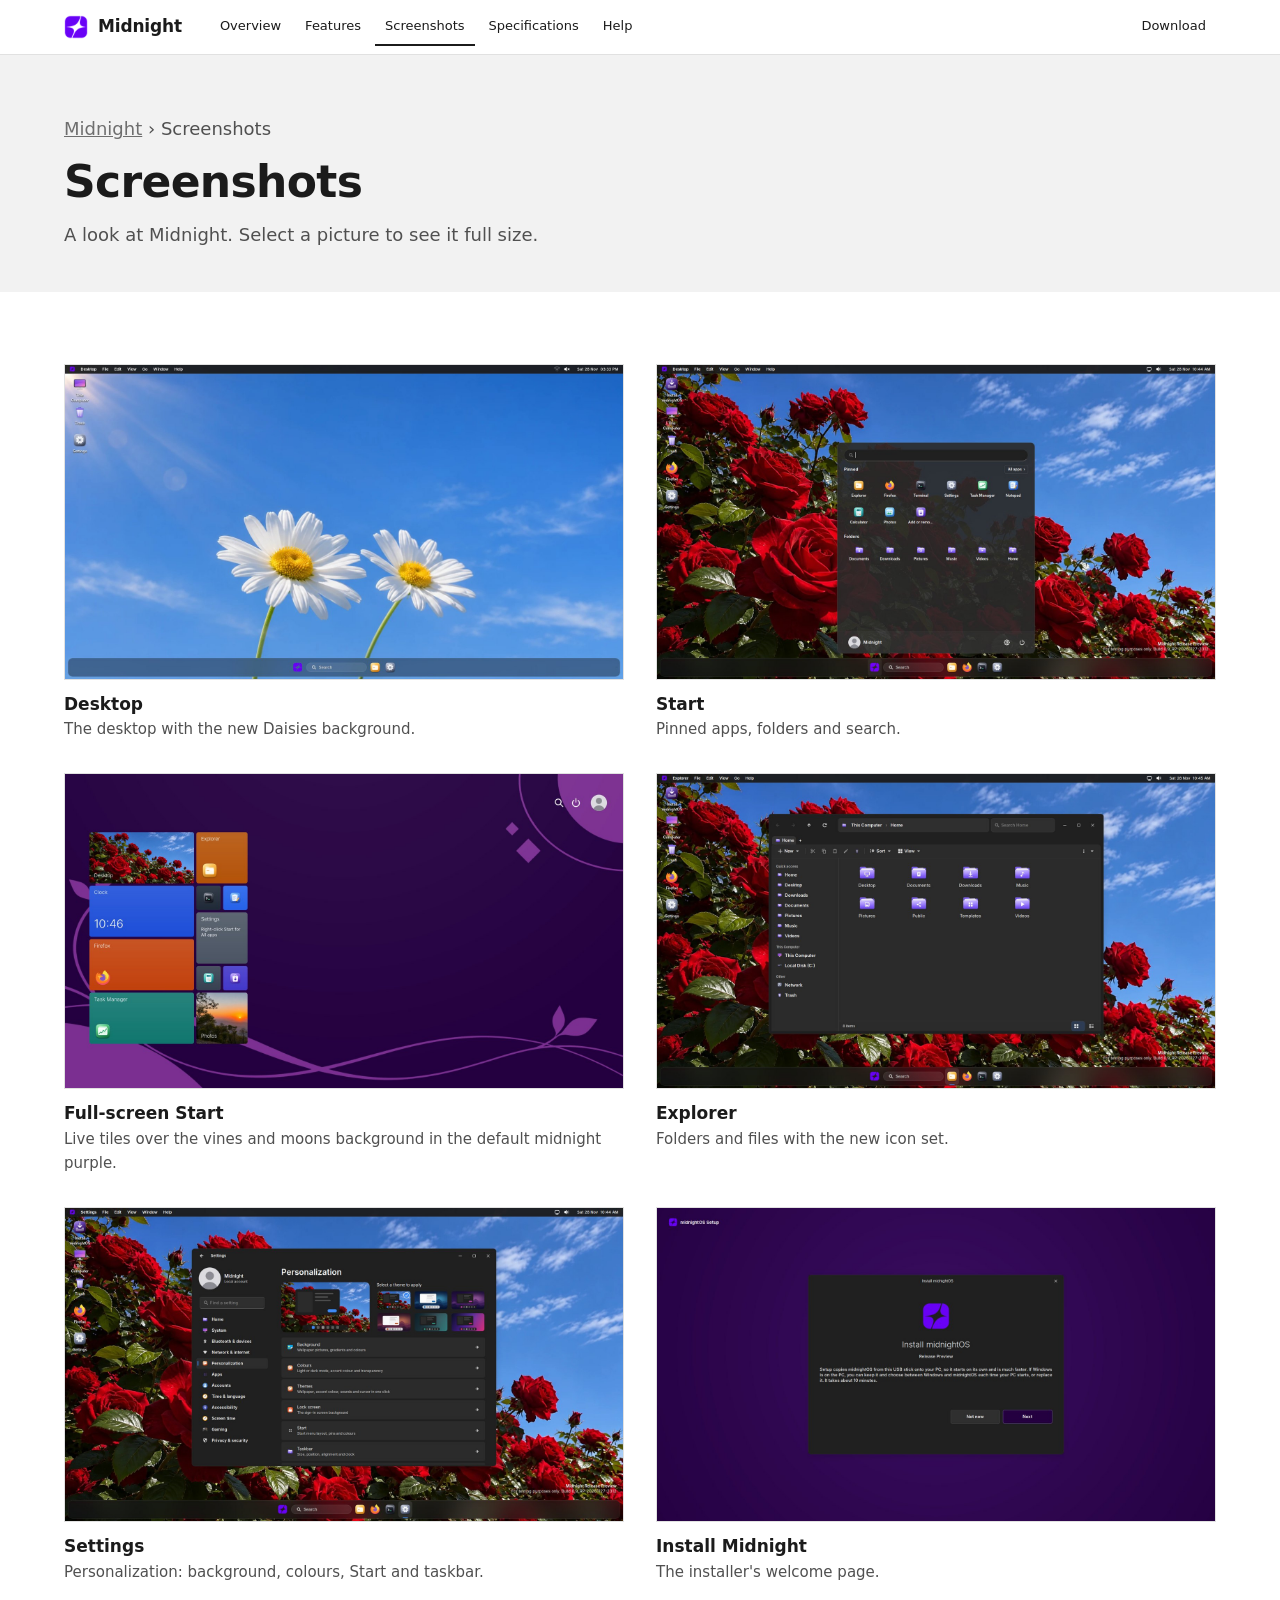
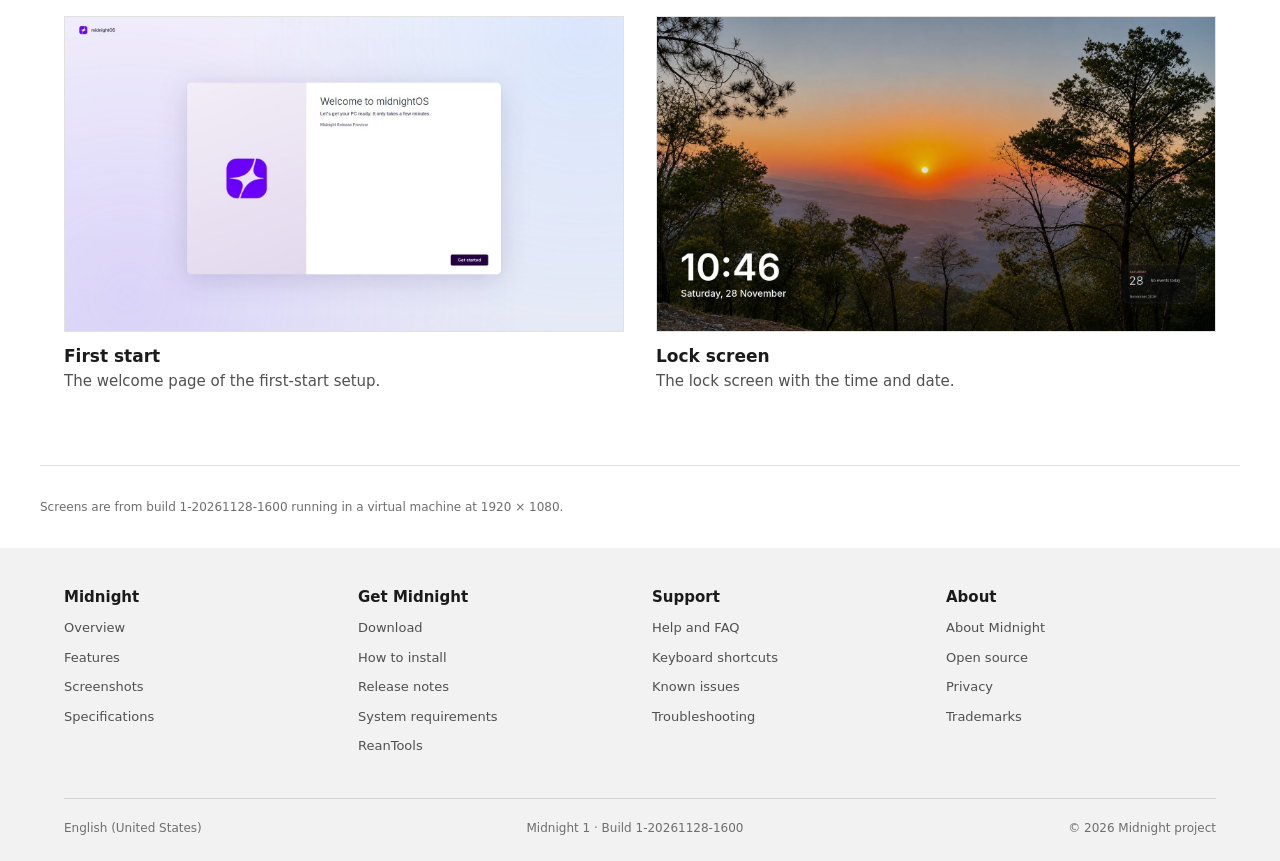
<file: screenshots.html>
<!doctype html>
<html lang="en">
<head>
<meta charset="utf-8">
<meta name="viewport" content="width=device-width, initial-scale=1">
<title>Screenshots - Midnight</title>
<meta name="description" content="Screenshots of Midnight.">
<link rel="icon" type="image/png" href="assets/logo-64.png">
<link rel="stylesheet" href="assets/style.css">
</head>
<body>
<a class="skip" href="#main">Skip to main content</a>
<header class="site-header">
  <div class="container">
    <a class="brand" href="index.html"><img src="assets/logo-64.png" alt=""><b>Midnight</b></a>
    <button class="nav-toggle" aria-label="Menu" aria-expanded="false"><svg viewBox="0 0 24 24" fill="none" stroke="currentColor" stroke-width="2"><path d="M4 7h16M4 12h16M4 17h16"/></svg></button>
    <nav class="site-nav" aria-label="Midnight">
      <a href="index.html">Overview</a>
      <a href="features.html">Features</a>
      <a href="screenshots.html" aria-current="page">Screenshots</a>
      <a href="specs.html">Specifications</a>
      <a href="help.html">Help</a>
      <a class="push" href="download.html">Download</a>
    </nav>
  </div>
</header>
<main id="main">
<section class="page-head"><div class="container"><p class="crumbs"><a href="index.html">Midnight</a> › Screenshots</p>
  <h1>Screenshots</h1>
  <p>A look at Midnight. Select a picture to see it full size.</p>
</div></section>
<section class="band">
  <div class="container gallery">
    <figure><a href="assets/shots/desktop.jpg"><img src="assets/shots/desktop.jpg" alt="Desktop" width="1600" height="900" loading="lazy"></a>
      <figcaption><b>Desktop</b><span>The desktop with the new Daisies background.</span></figcaption></figure>
    <figure><a href="assets/shots/start.jpg"><img src="assets/shots/start.jpg" alt="Start" width="1600" height="900" loading="lazy"></a>
      <figcaption><b>Start</b><span>Pinned apps, folders and search.</span></figcaption></figure>
    <figure><a href="assets/shots/fullstart.jpg"><img src="assets/shots/fullstart.jpg" alt="Full-screen Start" width="1600" height="900" loading="lazy"></a>
      <figcaption><b>Full-screen Start</b><span>Live tiles over the vines and moons background in the default midnight purple.</span></figcaption></figure>
    <figure><a href="assets/shots/explorer.jpg"><img src="assets/shots/explorer.jpg" alt="Explorer" width="1600" height="900" loading="lazy"></a>
      <figcaption><b>Explorer</b><span>Folders and files with the new icon set.</span></figcaption></figure>
    <figure><a href="assets/shots/settings.jpg"><img src="assets/shots/settings.jpg" alt="Settings" width="1600" height="900" loading="lazy"></a>
      <figcaption><b>Settings</b><span>Personalization: background, colours, Start and taskbar.</span></figcaption></figure>
    <figure><a href="assets/shots/setup.jpg"><img src="assets/shots/setup.jpg" alt="Install Midnight" width="1600" height="900" loading="lazy"></a>
      <figcaption><b>Install Midnight</b><span>The installer's welcome page.</span></figcaption></figure>
    <figure><a href="assets/shots/oobe.jpg"><img src="assets/shots/oobe.jpg" alt="First start" width="1600" height="900" loading="lazy"></a>
      <figcaption><b>First start</b><span>The welcome page of the first-start setup.</span></figcaption></figure>
    <figure><a href="assets/shots/lock.jpg"><img src="assets/shots/lock.jpg" alt="Lock screen" width="1600" height="900" loading="lazy"></a>
      <figcaption><b>Lock screen</b><span>The lock screen with the time and date.</span></figcaption></figure>
  </div>
</section>
<div class="container footnotes"><p>Screens are from build 1-20261128-1600 running in a virtual machine at 1920 × 1080.</p></div>
</main>
<footer class="site-footer">
  <div class="container">
    <div class="foot-cols">
      <div><h4>Midnight</h4><ul>
        <li><a href="index.html">Overview</a></li><li><a href="features.html">Features</a></li>
        <li><a href="screenshots.html">Screenshots</a></li><li><a href="specs.html">Specifications</a></li></ul></div>
      <div><h4>Get Midnight</h4><ul>
        <li><a href="download.html">Download</a></li><li><a href="install.html">How to install</a></li>
        <li><a href="release-notes.html">Release notes</a></li><li><a href="specs.html#requirements">System requirements</a></li>
        <li><a href="reantools.html">ReanTools</a></li></ul></div>
      <div><h4>Support</h4><ul>
        <li><a href="help.html">Help and FAQ</a></li><li><a href="help.html#shortcuts">Keyboard shortcuts</a></li>
        <li><a href="release-notes.html#known-issues">Known issues</a></li><li><a href="install.html#trouble">Troubleshooting</a></li></ul></div>
      <div><h4>About</h4><ul>
        <li><a href="about.html">About Midnight</a></li><li><a href="about.html#open-source">Open source</a></li>
        <li><a href="about.html#privacy">Privacy</a></li><li><a href="about.html#trademarks">Trademarks</a></li></ul></div>
    </div>
    <div class="foot-bottom">
      <span>English (United States)</span>
      <span>Midnight 1 · Build 1-20261128-1600</span>
      <span>© 2026 Midnight project</span>
    </div>
  </div>
</footer>
<script src="assets/site.js"></script>
</body>
</html>
</file>
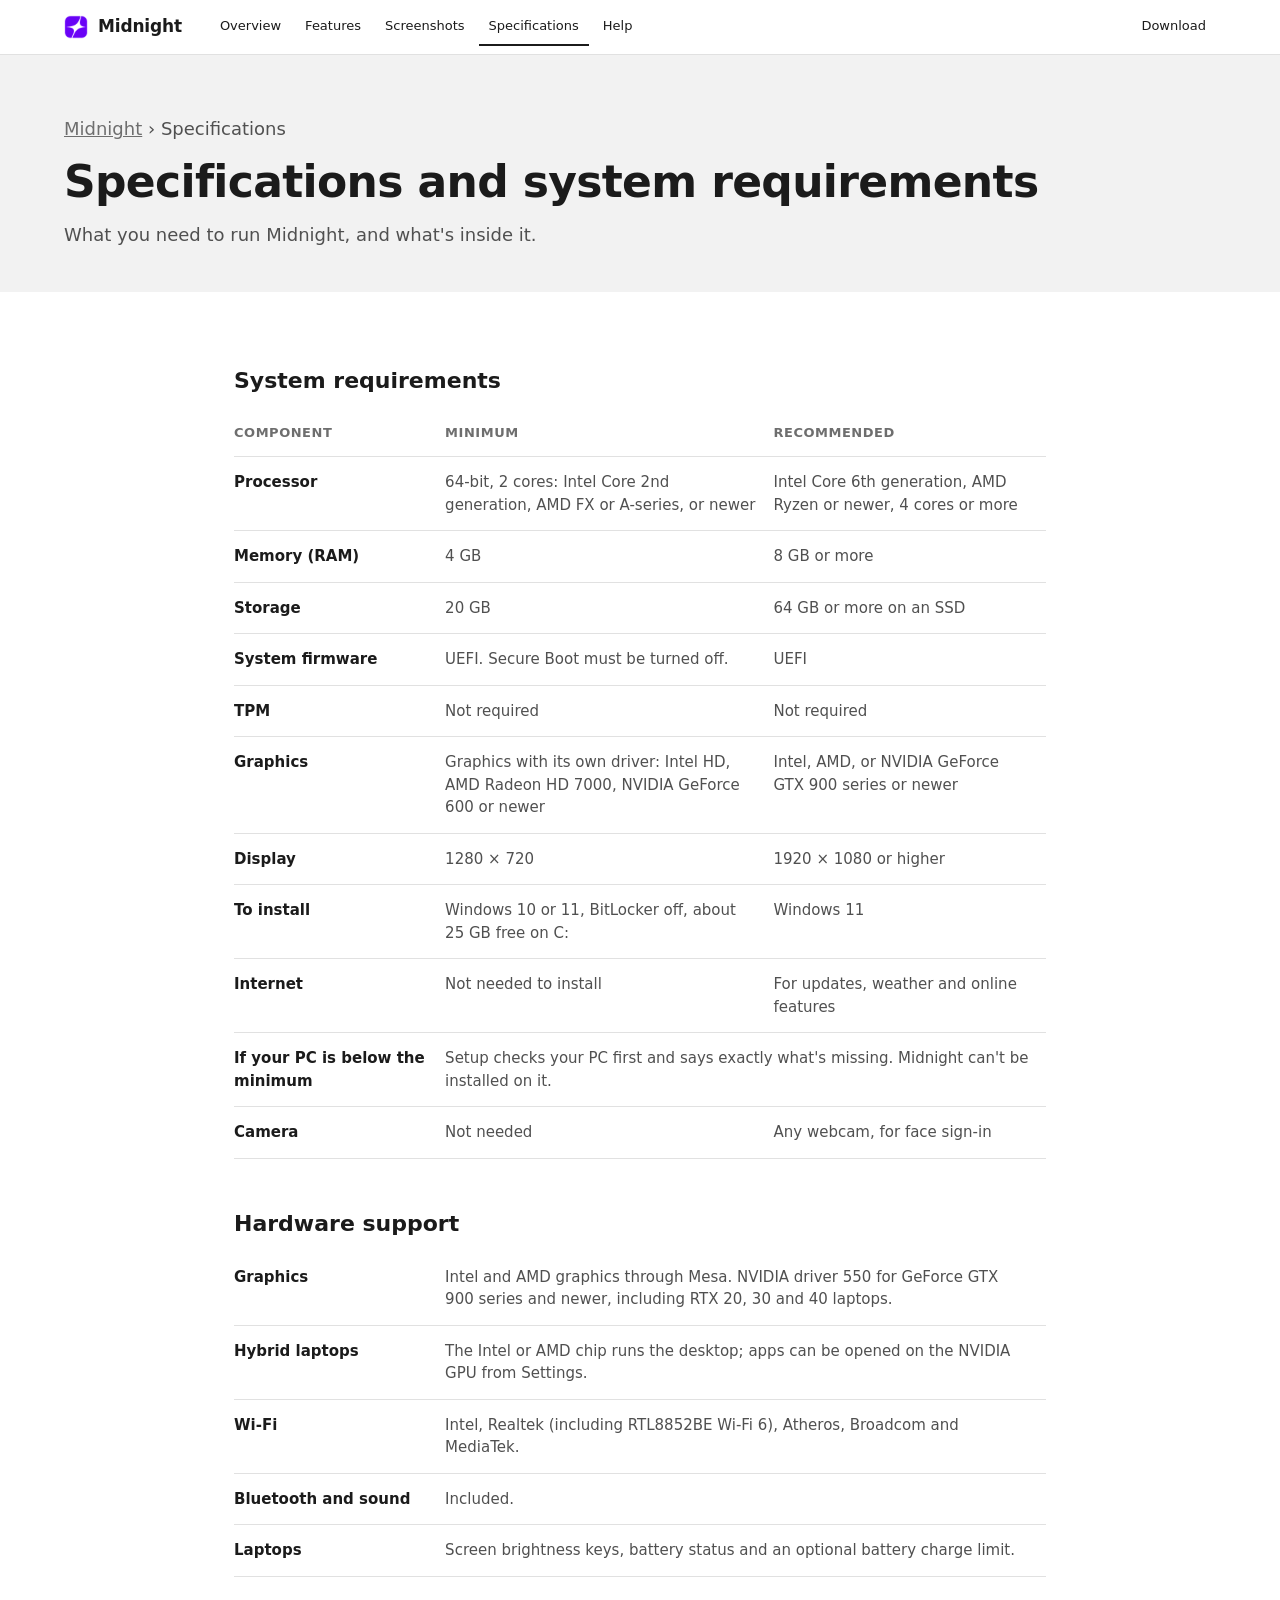
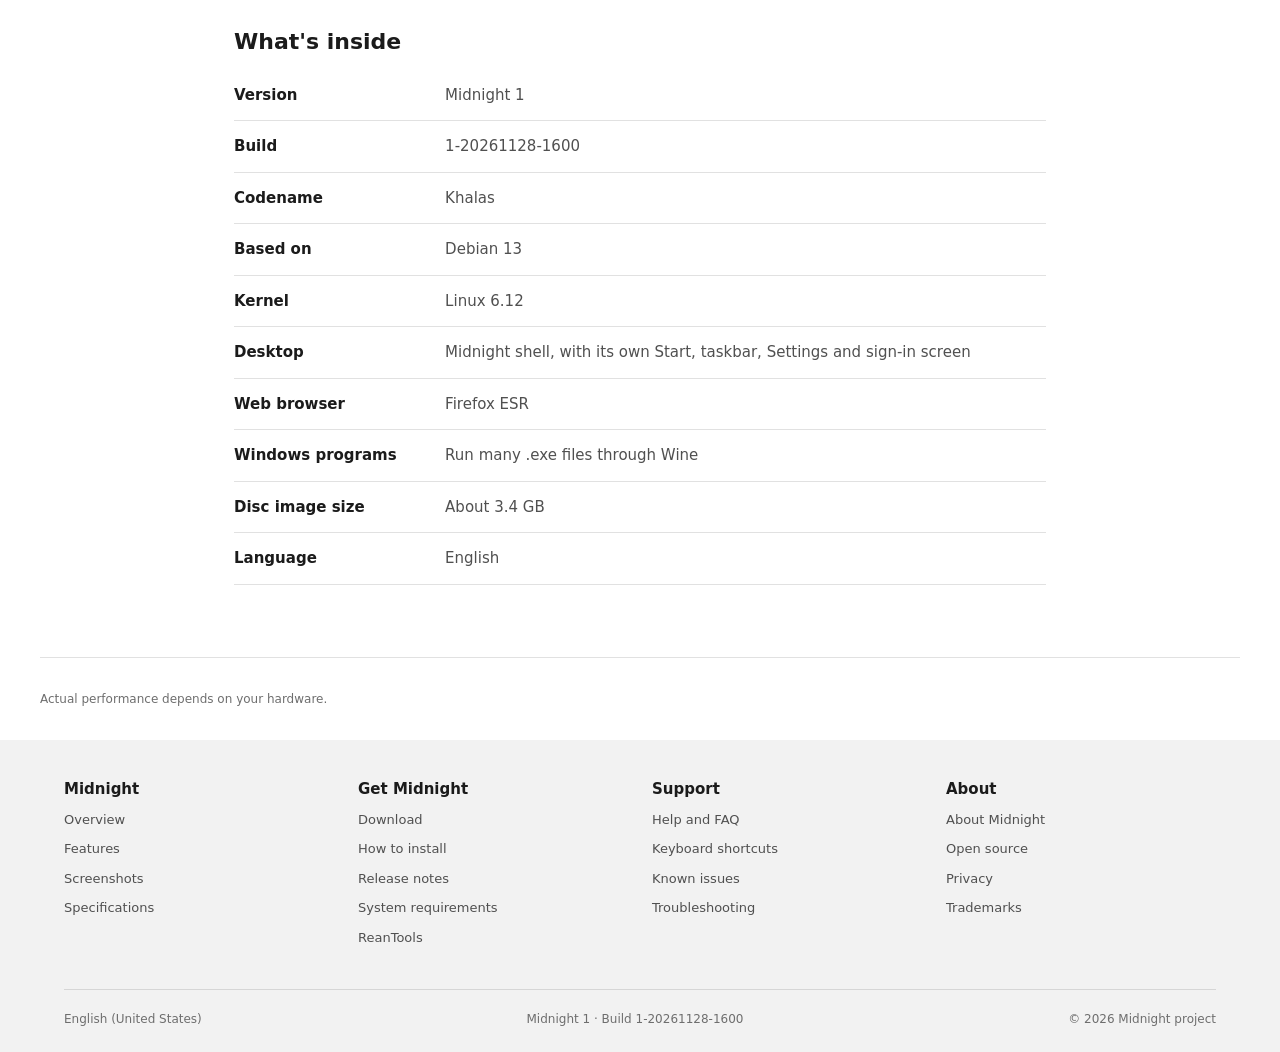
<file: specs.html>
<!doctype html>
<html lang="en">
<head>
<meta charset="utf-8">
<meta name="viewport" content="width=device-width, initial-scale=1">
<title>Specifications - Midnight</title>
<meta name="description" content="Midnight system requirements, hardware support and specifications.">
<link rel="icon" type="image/png" href="assets/logo-64.png">
<link rel="stylesheet" href="assets/style.css">
</head>
<body>
<a class="skip" href="#main">Skip to main content</a>
<header class="site-header">
  <div class="container">
    <a class="brand" href="index.html"><img src="assets/logo-64.png" alt=""><b>Midnight</b></a>
    <button class="nav-toggle" aria-label="Menu" aria-expanded="false"><svg viewBox="0 0 24 24" fill="none" stroke="currentColor" stroke-width="2"><path d="M4 7h16M4 12h16M4 17h16"/></svg></button>
    <nav class="site-nav" aria-label="Midnight">
      <a href="index.html">Overview</a>
      <a href="features.html">Features</a>
      <a href="screenshots.html">Screenshots</a>
      <a href="specs.html" aria-current="page">Specifications</a>
      <a href="help.html">Help</a>
      <a class="push" href="download.html">Download</a>
    </nav>
  </div>
</header>
<main id="main">
<section class="page-head"><div class="container"><p class="crumbs"><a href="index.html">Midnight</a> › Specifications</p>
  <h1>Specifications and system requirements</h1>
  <p>What you need to run Midnight, and what's inside it.</p>
</div></section>
<section class="band">
  <div class="container narrow">
    <table class="spec" id="requirements">
      <caption>System requirements</caption>
      <thead><tr><th scope="col">Component</th><th scope="col">Minimum</th><th scope="col">Recommended</th></tr></thead>
      <tbody>
        <tr><th scope="row">Processor</th><td>64-bit, 2 cores: Intel Core 2nd generation, AMD FX or A-series, or newer</td><td>Intel Core 6th generation, AMD Ryzen or newer, 4 cores or more</td></tr>
        <tr><th scope="row">Memory (RAM)</th><td>4 GB</td><td>8 GB or more</td></tr>
        <tr><th scope="row">Storage</th><td>20 GB</td><td>64 GB or more on an SSD</td></tr>
        <tr><th scope="row">System firmware</th><td>UEFI. Secure Boot must be turned off.</td><td>UEFI</td></tr>
        <tr><th scope="row">TPM</th><td>Not required</td><td>Not required</td></tr>
        <tr><th scope="row">Graphics</th><td>Graphics with its own driver: Intel HD, AMD Radeon HD 7000, NVIDIA GeForce 600 or newer</td><td>Intel, AMD, or NVIDIA GeForce GTX 900 series or newer</td></tr>
        <tr><th scope="row">Display</th><td>1280 × 720</td><td>1920 × 1080 or higher</td></tr>
        <tr><th scope="row">To install</th><td>Windows 10 or 11, BitLocker off, about 25 GB free on C:</td><td>Windows 11</td></tr>
        <tr><th scope="row">Internet</th><td>Not needed to install</td><td>For updates, weather and online features</td></tr>
        <tr><th scope="row">If your PC is below the minimum</th><td colspan="2">Setup checks your PC first and says exactly what's missing. Midnight can't be installed on it.</td></tr>
        <tr><th scope="row">Camera</th><td>Not needed</td><td>Any webcam, for face sign-in</td></tr>
      </tbody>
    </table>

    <table class="spec" id="hardware">
      <caption>Hardware support</caption>
      <tbody>
        <tr><th scope="row">Graphics</th><td>Intel and AMD graphics through Mesa. NVIDIA driver 550 for GeForce GTX 900 series and newer, including RTX 20, 30 and 40 laptops.</td></tr>
        <tr><th scope="row">Hybrid laptops</th><td>The Intel or AMD chip runs the desktop; apps can be opened on the NVIDIA GPU from Settings.</td></tr>
        <tr><th scope="row">Wi-Fi</th><td>Intel, Realtek (including RTL8852BE Wi-Fi 6), Atheros, Broadcom and MediaTek.</td></tr>
        <tr><th scope="row">Bluetooth and sound</th><td>Included.</td></tr>
        <tr><th scope="row">Laptops</th><td>Screen brightness keys, battery status and an optional battery charge limit.</td></tr>
      </tbody>
    </table>

    <table class="spec" id="inside">
      <caption>What's inside</caption>
      <tbody>
        <tr><th scope="row">Version</th><td>Midnight 1</td></tr>
        <tr><th scope="row">Build</th><td>1-20261128-1600</td></tr>
        <tr><th scope="row">Codename</th><td>Khalas</td></tr>
        <tr><th scope="row">Based on</th><td>Debian 13</td></tr>
        <tr><th scope="row">Kernel</th><td>Linux 6.12</td></tr>
        <tr><th scope="row">Desktop</th><td>Midnight shell, with its own Start, taskbar, Settings and sign-in screen</td></tr>
        <tr><th scope="row">Web browser</th><td>Firefox ESR</td></tr>
        <tr><th scope="row">Windows programs</th><td>Run many .exe files through Wine</td></tr>
        <tr><th scope="row">Disc image size</th><td>About 3.4 GB</td></tr>
        <tr><th scope="row">Language</th><td>English</td></tr>
      </tbody>
    </table>
  </div>
</section>
<div class="container footnotes"><p>Actual performance depends on your hardware.</p></div>
</main>
<footer class="site-footer">
  <div class="container">
    <div class="foot-cols">
      <div><h4>Midnight</h4><ul>
        <li><a href="index.html">Overview</a></li><li><a href="features.html">Features</a></li>
        <li><a href="screenshots.html">Screenshots</a></li><li><a href="specs.html">Specifications</a></li></ul></div>
      <div><h4>Get Midnight</h4><ul>
        <li><a href="download.html">Download</a></li><li><a href="install.html">How to install</a></li>
        <li><a href="release-notes.html">Release notes</a></li><li><a href="specs.html#requirements">System requirements</a></li>
        <li><a href="reantools.html">ReanTools</a></li></ul></div>
      <div><h4>Support</h4><ul>
        <li><a href="help.html">Help and FAQ</a></li><li><a href="help.html#shortcuts">Keyboard shortcuts</a></li>
        <li><a href="release-notes.html#known-issues">Known issues</a></li><li><a href="install.html#trouble">Troubleshooting</a></li></ul></div>
      <div><h4>About</h4><ul>
        <li><a href="about.html">About Midnight</a></li><li><a href="about.html#open-source">Open source</a></li>
        <li><a href="about.html#privacy">Privacy</a></li><li><a href="about.html#trademarks">Trademarks</a></li></ul></div>
    </div>
    <div class="foot-bottom">
      <span>English (United States)</span>
      <span>Midnight 1 · Build 1-20261128-1600</span>
      <span>© 2026 Midnight project</span>
    </div>
  </div>
</footer>
<script src="assets/site.js"></script>
</body>
</html>
</file>
<file: assets/style.css>
/* midnightOS website: plain, light product-site styling. */
:root {
  --text: #1b1b1b;
  --muted: #505050;
  --faint: #6e6e6e;
  --line: #e1e1e1;
  --grey: #f2f2f2;
  --grey-2: #f7f7f7;
  --accent: #240040;        /* midnight purple, midnightOS' colour */
  --accent-hover: #3a0e62;
  --link: #4b1a80;
  --max: 1200px;
}

* { box-sizing: border-box; }
html { -webkit-text-size-adjust: 100%; }
body {
  margin: 0;
  background: #fff;
  color: var(--text);
  font: 400 16px/1.5 "Segoe UI Variable Text", "Segoe UI", system-ui, -apple-system, Roboto, "Helvetica Neue", Arial, sans-serif;
}
img { max-width: 100%; height: auto; display: block; }
a { color: var(--link); }
a:hover { color: var(--accent-hover); }
h1, h2, h3, h4 { font-weight: 600; margin: 0; line-height: 1.2; }
p { margin: 0; }
.container { max-width: var(--max); margin: 0 auto; padding: 0 24px; }
.skip { position: absolute; left: -9999px; }
.skip:focus { left: 12px; top: 12px; z-index: 100; background: #fff; padding: 8px 12px; }

/* ---------- header ---------- */
.site-header { background: #fff; border-bottom: 1px solid var(--line); position: sticky; top: 0; z-index: 20; }
.site-header .container { display: flex; align-items: center; height: 54px; gap: 28px; }
.brand { display: flex; align-items: center; gap: 10px; text-decoration: none; color: var(--text); white-space: nowrap; }
.brand:hover { color: var(--text); }
.brand img { width: 24px; height: 24px; }
.brand b { font-weight: 600; font-size: 17px; letter-spacing: -0.01em; }
.brand .sep { width: 1px; height: 22px; background: #c8c8c8; }
.brand span { font-size: 15px; font-weight: 600; }
.site-nav { display: flex; align-items: center; gap: 4px; flex: 1; }
.site-nav a { color: var(--text); text-decoration: none; font-size: 13px; padding: 8px 10px; border-bottom: 2px solid transparent; }
.site-nav a:hover { text-decoration: underline; }
.site-nav a[aria-current="page"] { border-bottom-color: var(--text); }
.site-nav .push { margin-left: auto; }
.nav-toggle { display: none; margin-left: auto; background: none; border: 0; padding: 8px; cursor: pointer; color: var(--text); }
.nav-toggle svg { width: 22px; height: 22px; display: block; }

/* ---------- buttons and links ---------- */
.btn {
  display: inline-block; padding: 10px 20px; border-radius: 4px; border: 1px solid transparent;
  font: 600 15px/1.3 inherit; font-family: inherit; text-decoration: none; cursor: pointer;
}
.btn-primary { background: var(--accent); color: #fff; }
.btn-primary:hover { background: var(--accent-hover); color: #fff; }
.btn-outline { background: transparent; color: var(--text); border-color: var(--text); }
.btn-outline:hover { background: rgba(0, 0, 0, 0.05); color: var(--text); }
.btn-disabled, .btn[aria-disabled="true"] { background: #e6e6e6; color: #6e6e6e; border-color: #e6e6e6; cursor: default; }
.btn-row { display: flex; gap: 12px; flex-wrap: wrap; }
.more { font-weight: 600; text-decoration: none; white-space: nowrap; }
.more::after { content: ""; display: inline-block; width: 6px; height: 6px; margin-left: 8px; border-top: 2px solid currentColor;
  border-right: 2px solid currentColor; transform: translateY(-2px) rotate(45deg); }
.more:hover { text-decoration: underline; }
.tag { display: inline-block; font-size: 12px; font-weight: 600; padding: 2px 8px; border-radius: 2px; background: #ffe7a3; color: #4d3b00; }

/* ---------- hero ---------- */
.hero { background: linear-gradient(180deg, #ecebf8 0%, #f5f2fc 55%, #fff 100%); text-align: center; padding: 56px 0 0; overflow: hidden; }
.hero h1 { font-size: clamp(34px, 5vw, 54px); letter-spacing: -0.02em; }
.hero .lead { font-size: 20px; color: var(--muted); max-width: 640px; margin: 16px auto 0; }
.hero .btn-row { justify-content: center; margin-top: 28px; }
.hero .device { margin: 48px auto 0; max-width: 980px; }

.device { position: relative; }
.device .screen { background: #111; border-radius: 14px 14px 0 0; padding: 12px 12px 0; box-shadow: 0 20px 50px rgba(30, 20, 60, 0.18); }
.device .screen img { border-radius: 4px 4px 0 0; }
.device .base { height: 16px; margin: 0 -4%; background: linear-gradient(#d9d9de, #b9b9c0); border-radius: 0 0 14px 14px; }

/* ---------- page header (inner pages) ---------- */
.page-head { background: var(--grey); padding: 48px 0 44px; }
.page-head h1 { font-size: clamp(30px, 4vw, 44px); letter-spacing: -0.015em; }
.page-head p { font-size: 18px; color: var(--muted); max-width: 760px; margin-top: 12px; }
.crumbs { font-size: 13px; margin-bottom: 14px; color: var(--faint); }
.crumbs a { color: var(--faint); }

/* ---------- sections ---------- */
.band { padding: 72px 0; }
.band.grey { background: var(--grey); }
.band.tight { padding: 48px 0; }
.section-title { text-align: center; max-width: 760px; margin: 0 auto 40px; }
.section-title h2 { font-size: clamp(26px, 3.4vw, 36px); letter-spacing: -0.01em; }
.section-title p { color: var(--muted); font-size: 18px; margin-top: 12px; }
h2.left { font-size: 28px; margin-bottom: 16px; }
.prose p { margin: 0 0 14px; color: var(--muted); }
.prose h2 { font-size: 26px; margin: 36px 0 12px; }
.prose h2:first-child { margin-top: 0; }
.prose h3 { font-size: 19px; margin: 24px 0 8px; }
.prose ul, .prose ol { color: var(--muted); padding-left: 22px; margin: 0 0 14px; }
.prose li { margin-bottom: 6px; }
.prose strong { color: var(--text); }
.narrow { max-width: 860px; }

/* ---------- showcase (tabbed) ---------- */
.showcase { display: grid; grid-template-columns: 5fr 7fr; gap: 48px; align-items: center; }
.showcase[hidden] { display: none; }
.showcase .panel h3 { font-size: 28px; margin-bottom: 14px; }
.showcase .panel p { color: var(--muted); margin-bottom: 18px; font-size: 17px; }
.showcase .shot img { border-radius: 8px; box-shadow: 0 10px 30px rgba(0, 0, 0, 0.14); }
.showcase-controls { display: flex; align-items: center; justify-content: center; gap: 16px; margin-top: 32px; }
.showcase-controls button.arrow { width: 36px; height: 36px; border-radius: 50%; border: 1px solid #8a8a8a; background: #fff; cursor: pointer;
  display: grid; place-items: center; }
.showcase-controls button.arrow:hover { background: var(--grey); }
.showcase-controls button.arrow::before { content: ""; width: 7px; height: 7px; border-top: 2px solid var(--text); border-right: 2px solid var(--text); }
.showcase-controls .prev::before { transform: translateX(2px) rotate(-135deg); }
.showcase-controls .next::before { transform: translateX(-2px) rotate(45deg); }
.showcase-controls .count { font-size: 14px; color: var(--muted); min-width: 52px; text-align: center; }
.showcase-tabs { display: flex; gap: 6px; justify-content: center; flex-wrap: wrap; margin-top: 16px; }
.showcase-tabs button { font: inherit; font-size: 14px; border: 1px solid transparent; background: none; padding: 6px 12px; border-radius: 4px; cursor: pointer; color: var(--muted); }
.showcase-tabs button[aria-selected="true"] { border-color: var(--text); color: var(--text); font-weight: 600; }

/* ---------- cards ---------- */
.cards { display: grid; grid-template-columns: repeat(3, 1fr); gap: 24px; }
.cards.four { grid-template-columns: repeat(4, 1fr); }
.card { background: #fff; display: flex; flex-direction: column; box-shadow: 0 1px 3px rgba(0, 0, 0, 0.12); }
.band:not(.grey) .card { border: 1px solid var(--line); box-shadow: none; }
.card img { aspect-ratio: 16 / 9; object-fit: cover; width: 100%; }
.card .body { padding: 20px 22px 24px; display: flex; flex-direction: column; gap: 10px; flex: 1; }
.card h3 { font-size: 20px; }
.card p { color: var(--muted); font-size: 15px; flex: 1; }
.icon-card { padding: 24px; }
.icon-card .ico { width: 40px; height: 40px; color: var(--accent); margin-bottom: 14px; }
.icon-card .ico svg { width: 40px; height: 40px; fill: none; stroke: currentColor; stroke-width: 1.5; stroke-linecap: round; stroke-linejoin: round; }

/* ---------- split rows ---------- */
.split { display: grid; grid-template-columns: 1fr 1fr; gap: 56px; align-items: center; }
.split + .split { margin-top: 72px; }
.split.flip .media { order: 2; }
.split .media img { border-radius: 8px; box-shadow: 0 10px 30px rgba(0, 0, 0, 0.12); }
.split h2 { font-size: 30px; margin-bottom: 14px; }
.split p { color: var(--muted); font-size: 17px; margin-bottom: 14px; }
.split ul { color: var(--muted); padding-left: 20px; margin: 0 0 16px; }
.split li { margin-bottom: 6px; }

/* ---------- tables ---------- */
.spec { width: 100%; border-collapse: collapse; font-size: 15px; }
.spec caption { text-align: left; font-size: 22px; font-weight: 600; padding-bottom: 12px; }
.spec th, .spec td { text-align: left; vertical-align: top; padding: 14px 16px 14px 0; border-bottom: 1px solid var(--line); }
.spec thead th { font-size: 13px; text-transform: uppercase; letter-spacing: .04em; color: var(--faint); font-weight: 600; }
.spec tbody th { width: 26%; font-weight: 600; }
.spec td { color: var(--muted); }
.spec + .spec { margin-top: 48px; }
kbd { font: 600 12px/1 inherit; font-family: inherit; padding: 3px 6px; border: 1px solid #c8c8c8; border-bottom-width: 2px; border-radius: 3px; background: #fafafa; color: var(--text); white-space: nowrap; }

/* ---------- download ---------- */
.release-head { display: flex; justify-content: space-between; align-items: flex-end; gap: 24px; flex-wrap: wrap; border-bottom: 1px solid var(--line); padding-bottom: 20px; margin-bottom: 8px; }
.release-head h2 { font-size: 26px; }
.release-head p { color: var(--muted); margin-top: 6px; }
.dl-row { display: grid; grid-template-columns: 1fr auto; gap: 24px; align-items: center; padding: 28px 0; border-bottom: 1px solid var(--line); }
.dl-row h3 { font-size: 20px; margin-bottom: 6px; }
.dl-row p { color: var(--muted); font-size: 15px; }
.dl-row .meta { font-size: 13px; color: var(--faint); margin-top: 8px; }
.dl-links { display: flex; gap: 24px; flex-wrap: wrap; margin-top: 24px; font-size: 15px; }

/* ---------- steps ---------- */
.steps { list-style: none; padding: 0; margin: 0; counter-reset: step; }
.steps > li { position: relative; padding: 0 0 32px 56px; counter-increment: step; }
.steps > li::before { content: counter(step); position: absolute; left: 0; top: -2px; width: 36px; height: 36px; border-radius: 50%;
  background: var(--text); color: #fff; font-weight: 600; display: grid; place-items: center; }
.steps > li:not(:last-child)::after { content: ""; position: absolute; left: 17px; top: 40px; bottom: 6px; width: 2px; background: var(--line); }
.steps h3 { font-size: 20px; margin-bottom: 8px; }
.steps p, .steps ul { color: var(--muted); }
.steps ul { padding-left: 20px; margin: 8px 0 0; }

.notice { border-left: 4px solid #c19c00; background: #fff8e0; padding: 16px 20px; color: #3d3200; font-size: 15px; }
.notice + * { margin-top: 32px; }
.notice.info { border-color: var(--accent); background: #f3eefc; color: #2b1a4d; }

/* ---------- gallery ---------- */
.gallery { display: grid; grid-template-columns: repeat(2, 1fr); gap: 32px; }
.gallery figure { margin: 0; }
.gallery a { display: block; }
.gallery img { border: 1px solid var(--line); }
.gallery figcaption { margin-top: 12px; }
.gallery figcaption b { display: block; font-size: 17px; }
.gallery figcaption span { color: var(--muted); font-size: 15px; }

/* ---------- faq ---------- */
.faq-tools { display: flex; justify-content: flex-end; gap: 16px; font-size: 14px; margin-bottom: 8px; }
.faq-tools button { background: none; border: 0; color: var(--link); font: inherit; font-weight: 600; cursor: pointer; padding: 0; }
.faq-tools button:hover { text-decoration: underline; }
.faq h3.group { font-size: 22px; margin: 40px 0 8px; }
.faq h3.group:first-of-type { margin-top: 0; }
.faq details { border-bottom: 1px solid var(--line); }
.faq summary { cursor: pointer; list-style: none; padding: 18px 40px 18px 0; position: relative; font-weight: 600; font-size: 17px; }
.faq summary::-webkit-details-marker { display: none; }
.faq summary::after { content: ""; position: absolute; right: 10px; top: 24px; width: 8px; height: 8px; border-right: 2px solid var(--text);
  border-bottom: 2px solid var(--text); transform: rotate(45deg); transition: transform .15s; }
.faq details[open] summary::after { transform: translateY(4px) rotate(-135deg); }
.faq details > div { padding: 0 0 20px; color: var(--muted); max-width: 820px; }
.faq details > div p + p { margin-top: 10px; }

.footnotes { font-size: 12px; color: var(--faint); padding: 32px 0; border-top: 1px solid var(--line); }
.footnotes p + p { margin-top: 6px; }

/* ---------- footer ---------- */
.site-footer { background: var(--grey); padding: 40px 0 24px; font-size: 13px; }
.foot-cols { display: grid; grid-template-columns: repeat(4, 1fr); gap: 24px; }
.site-footer h4 { font-size: 15px; margin-bottom: 12px; }
.site-footer ul { list-style: none; padding: 0; margin: 0; }
.site-footer li { margin-bottom: 10px; }
.site-footer a { color: var(--muted); text-decoration: none; }
.site-footer a:hover { color: var(--text); text-decoration: underline; }
.foot-bottom { display: flex; gap: 24px; flex-wrap: wrap; justify-content: space-between; margin-top: 32px; padding-top: 20px;
  border-top: 1px solid #d6d6d6; color: var(--faint); font-size: 12px; }

/* ---------- small screens ---------- */
@media (max-width: 960px) {
  .nav-toggle { display: block; }
  .site-nav { display: none; position: absolute; left: 0; right: 0; top: 54px; background: #fff; border-bottom: 1px solid var(--line);
    flex-direction: column; align-items: stretch; padding: 8px 16px 16px; gap: 0; }
  .site-nav.open { display: flex; }
  .site-nav a { padding: 12px 4px; font-size: 15px; border-bottom: 1px solid var(--line); }
  .site-nav a[aria-current="page"] { border-bottom-color: var(--line); font-weight: 600; }
  .site-nav .push { margin-left: 0; }
  .showcase, .split { grid-template-columns: 1fr; gap: 24px; }
  .split.flip .media { order: 0; }
  .cards, .cards.four { grid-template-columns: 1fr 1fr; }
  .foot-cols { grid-template-columns: 1fr 1fr; }
}
@media (max-width: 640px) {
  .container { padding: 0 16px; }
  .brand .sep, .brand span { display: none; }
  .hero { padding-top: 40px; }
  .hero .lead { font-size: 17px; }
  .band { padding: 48px 0; }
  .cards, .cards.four, .gallery { grid-template-columns: 1fr; }
  .dl-row { grid-template-columns: 1fr; }
  .spec tbody th { width: 38%; }
  .spec th, .spec td { padding-right: 10px; font-size: 14px; }
}
code { font-family: Consolas, "Cascadia Mono", monospace; font-size: 13px; background: var(--grey); padding: 4px 8px; border-radius: 3px; display: inline-block; margin-top: 8px; word-break: break-all; }
.dl-row .meta { word-break: break-all; }
</file>
